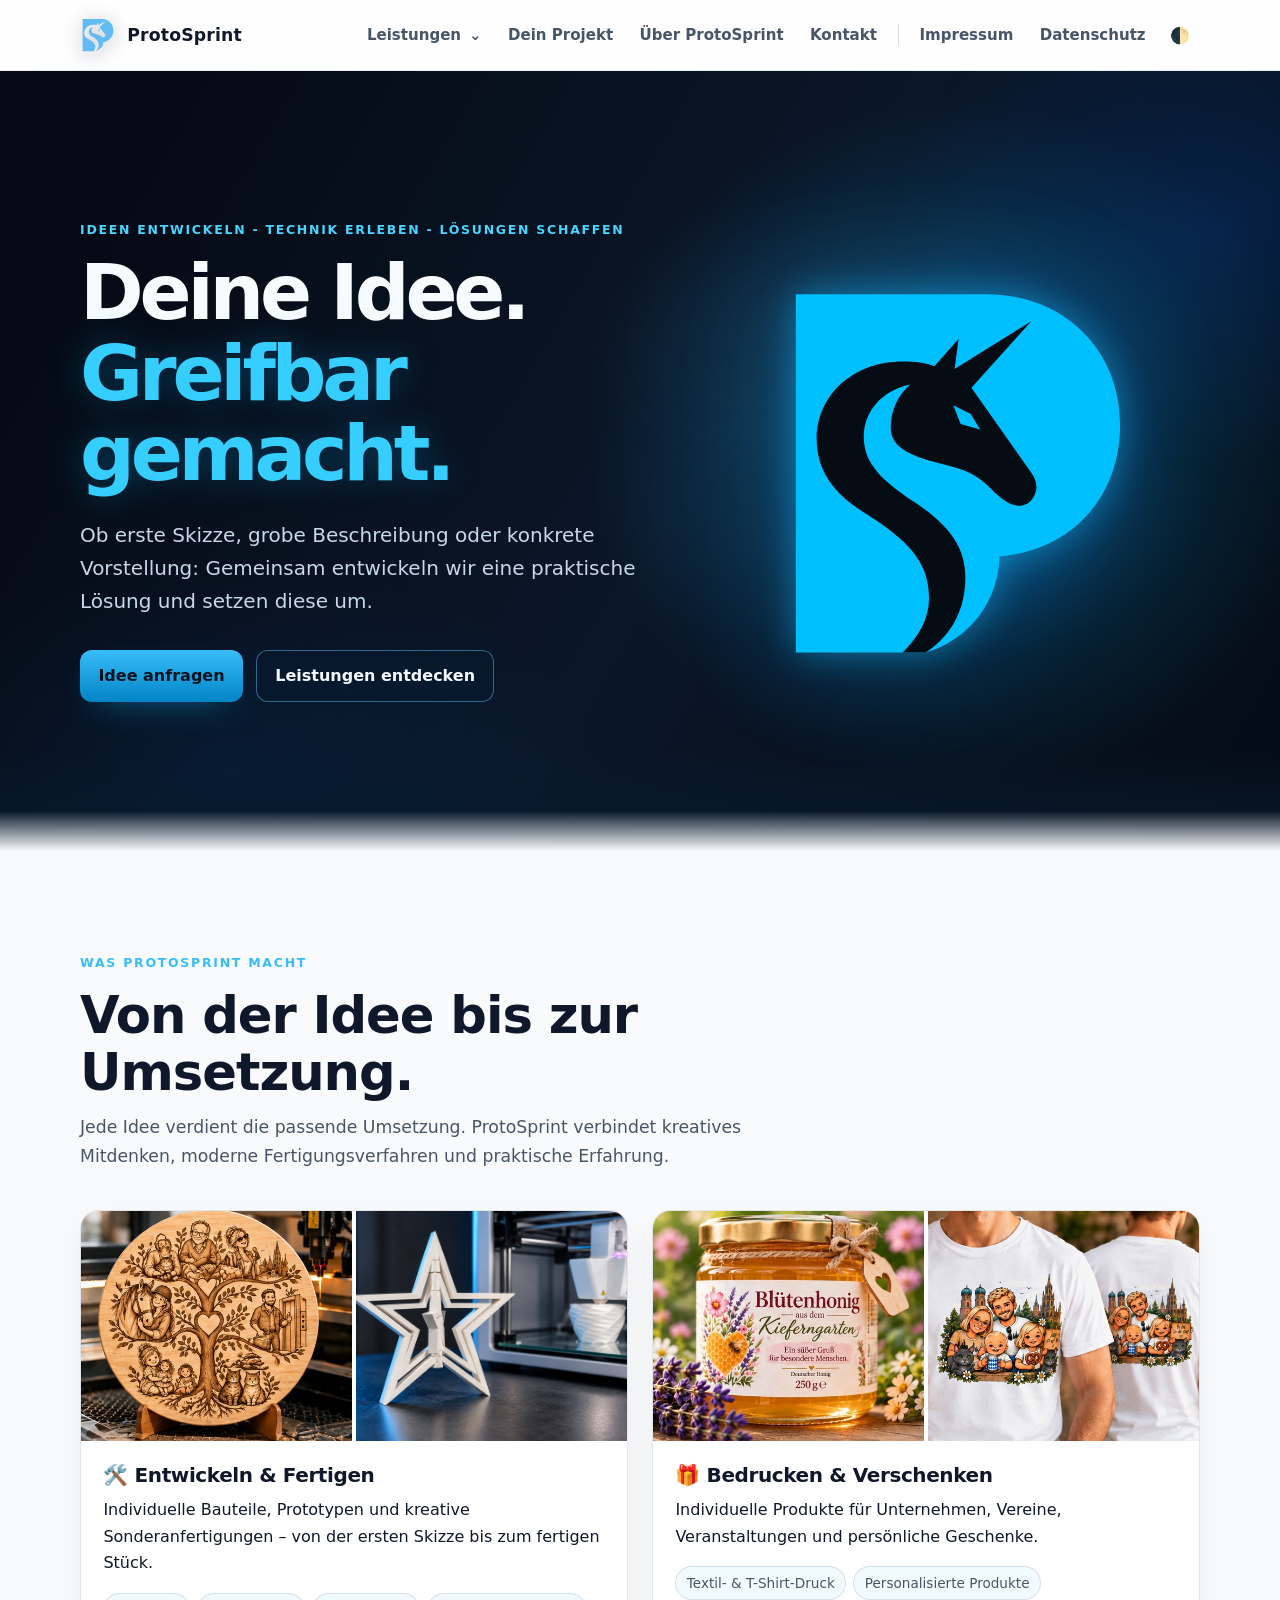
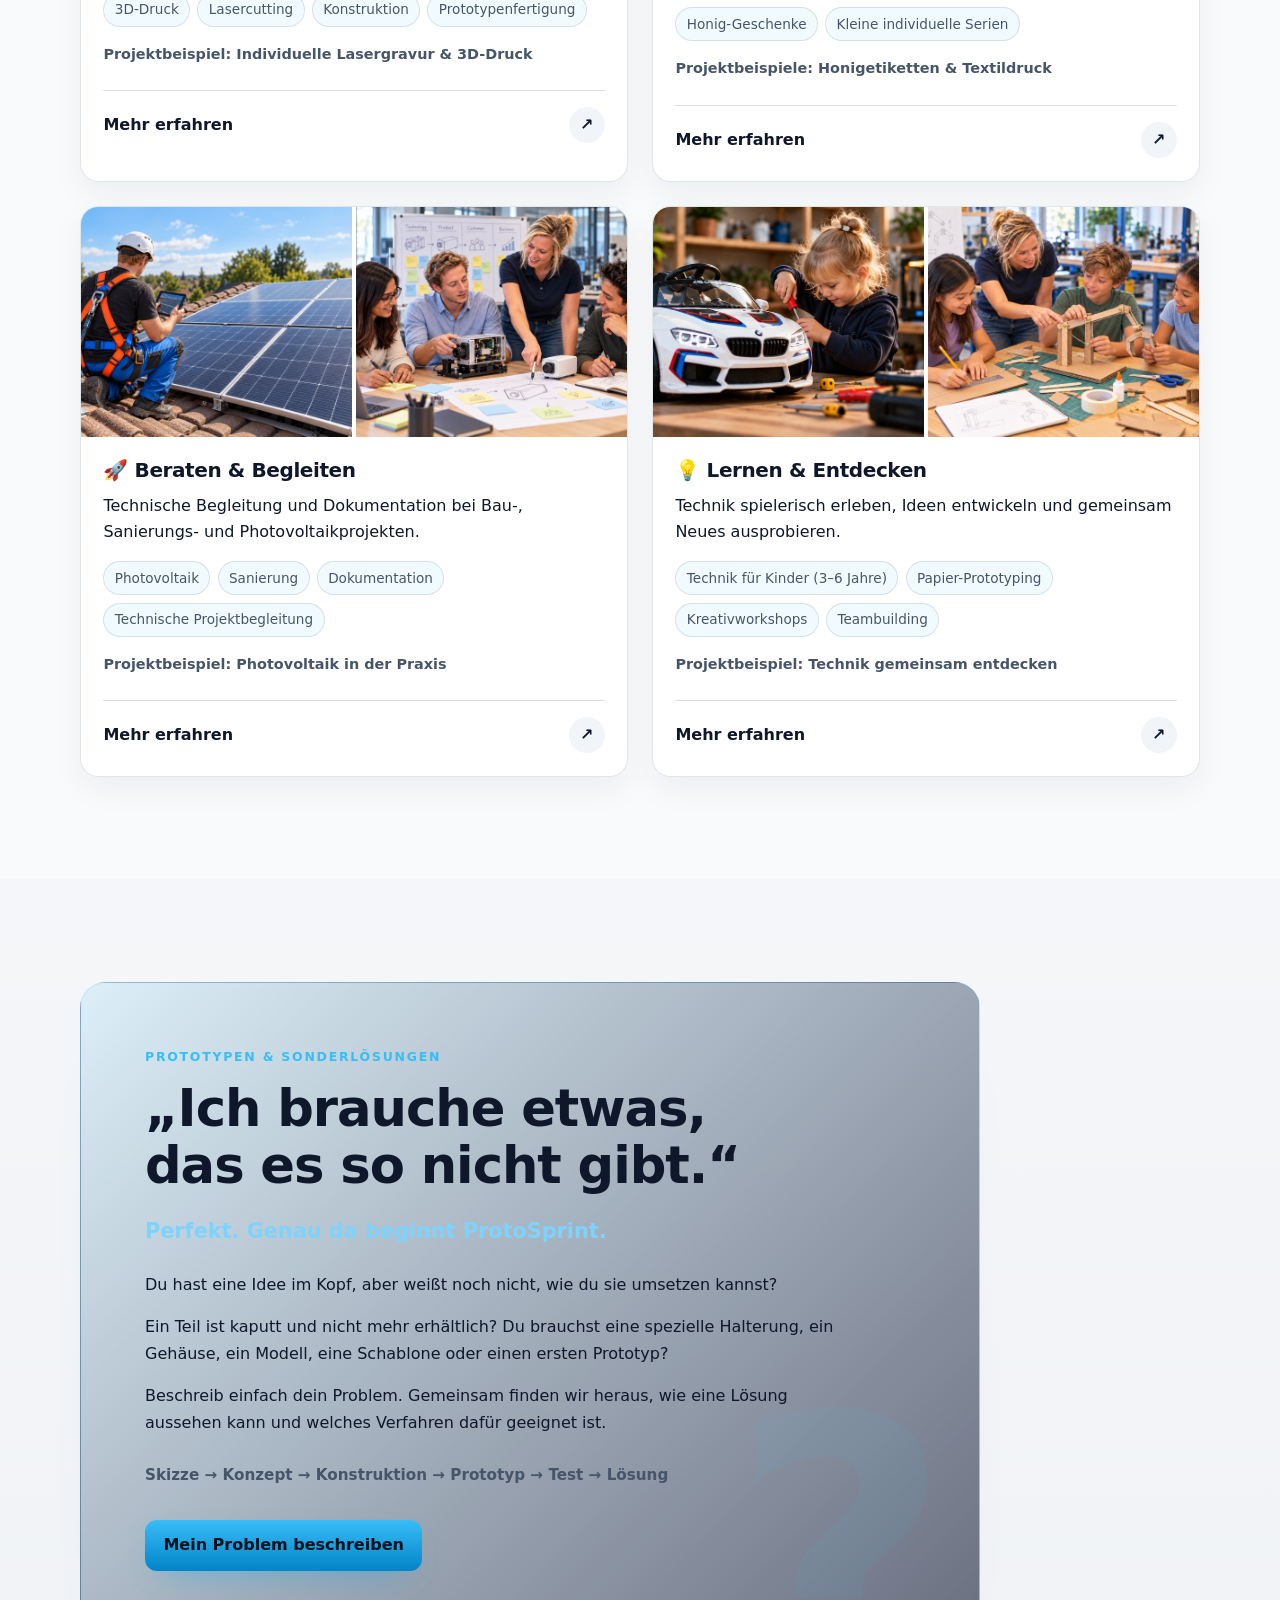
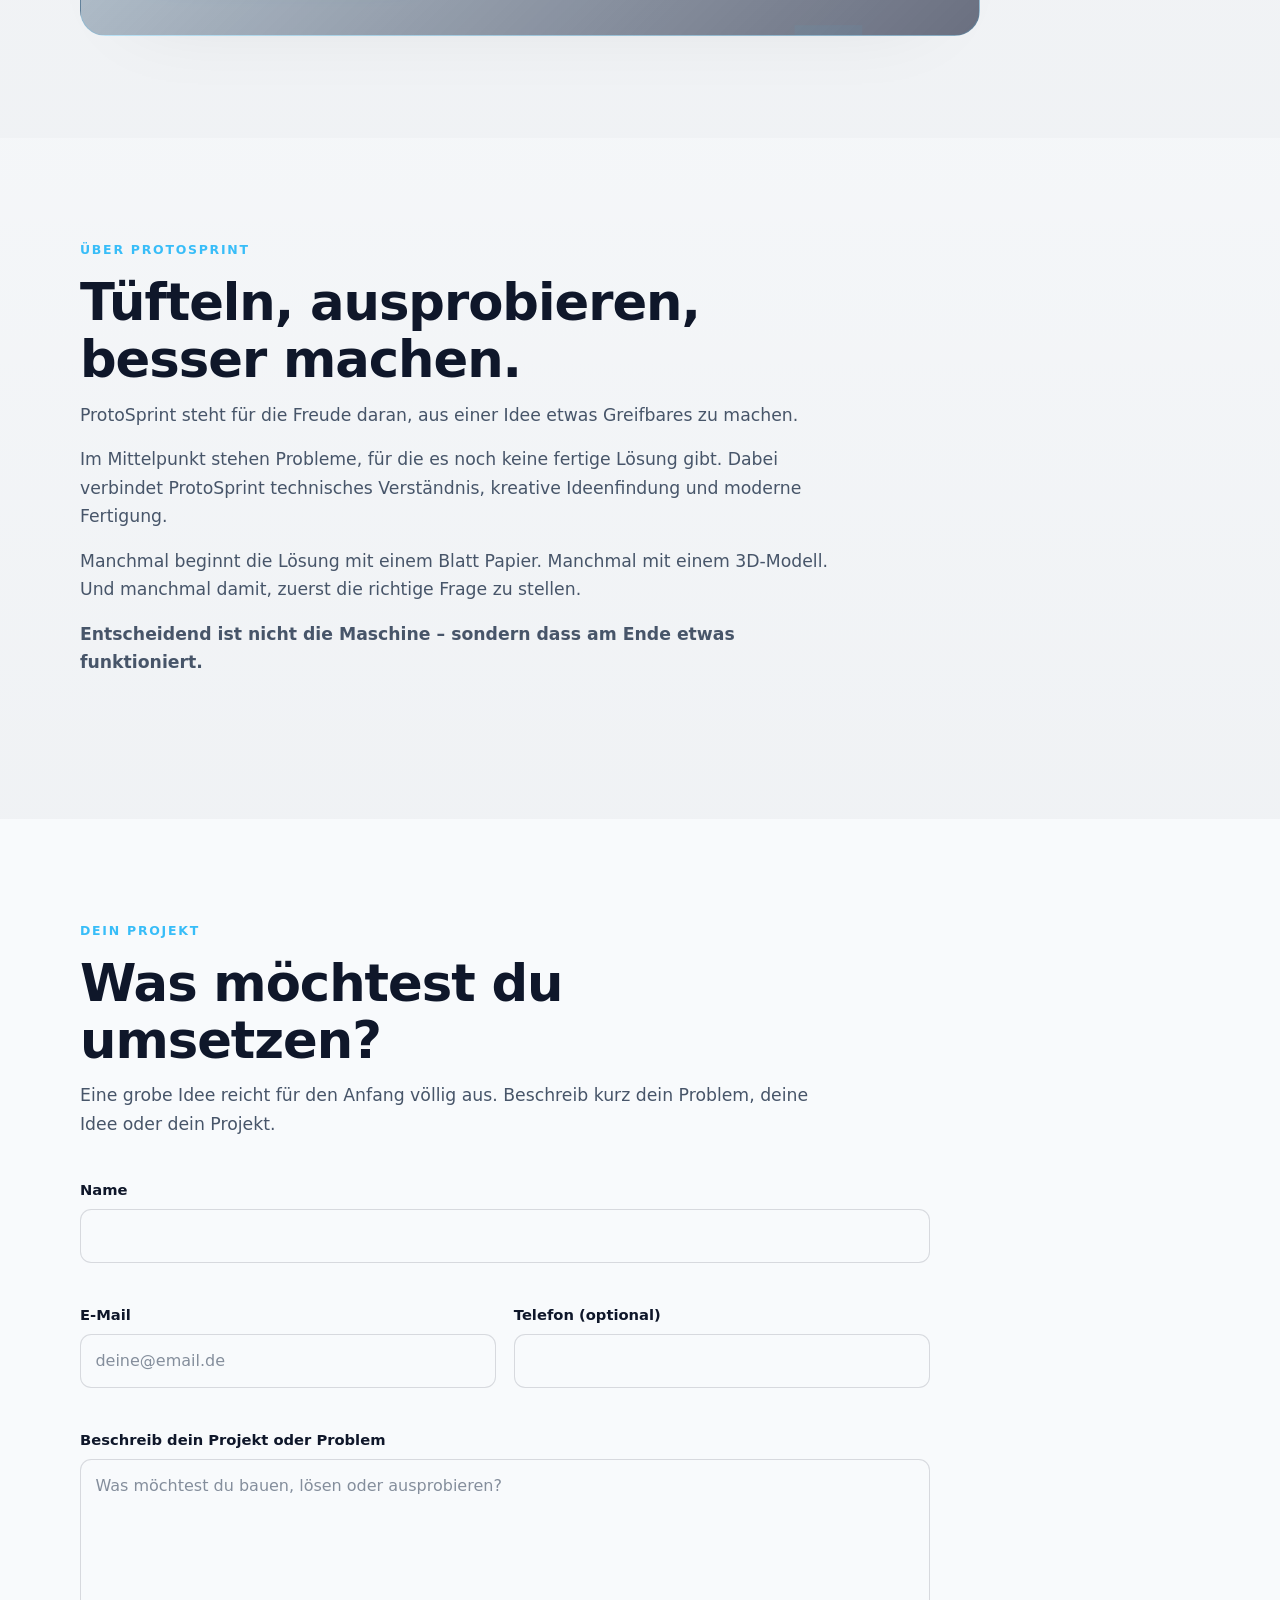
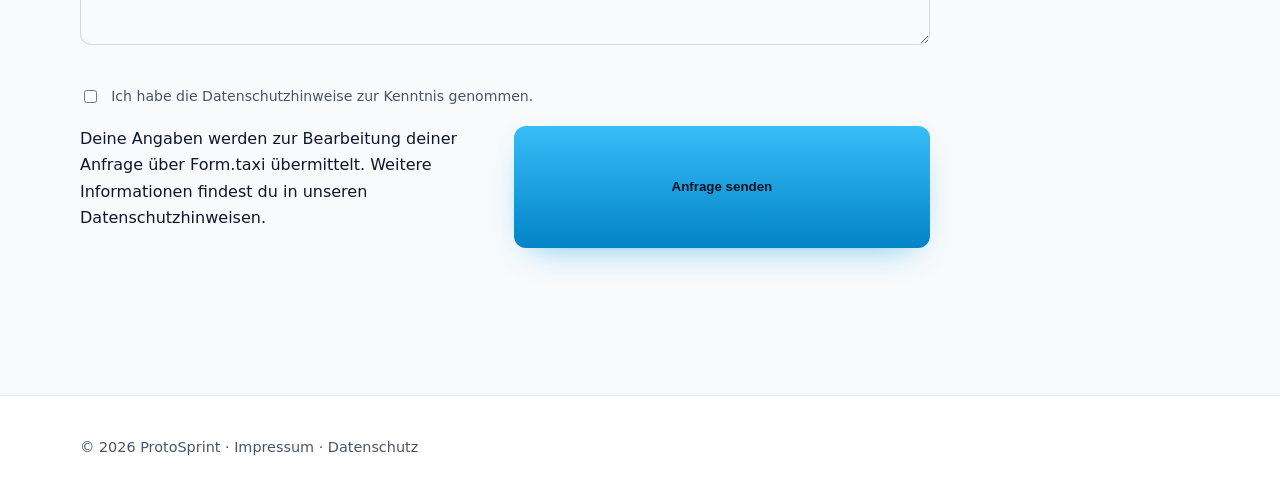
<file: index.html>
<!doctype html>
<html lang="de">
<head>
  <meta charset="utf-8">
  <meta name="viewport" content="width=device-width, initial-scale=1">

  <title>ProtoSprint – Ideen entwickeln. Lösungen bauen.</title>
  <meta name="description" content="ProtoSprint entwickelt und fertigt individuelle Lösungen: Prototypen, 3D-Druck, Lasercutting, Textildruck, Workshops, Technik für Kinder und technische Projektbegleitung.">

  <meta name="theme-color" content="#6366f1">

  <meta property="og:title" content="ProtoSprint – Ideen entwickeln. Lösungen bauen.">
  <meta property="og:description" content="Von der ersten Idee bis zur greifbaren Lösung: Prototypen, 3D-Druck, Lasercutting, Textildruck, Workshops und technische Projektbegleitung.">
  <meta property="og:type" content="website">

  <link rel="icon" href="assets/logo.svg" type="image/svg+xml">
  <link rel="stylesheet" href="assets/styles.css">
</head>

<body>

  <a class="skip-link" href="#main">Zum Inhalt springen</a>

  <!-- HEADER -->
  <header class="site-header" data-elevated="false">
    <div class="container header-inner">

      <a class="brand" href="index.html" aria-label="ProtoSprint Startseite">
        <img
          src="assets/logo.svg"
          alt="ProtoSprint Logo"
          width="36"
          height="36"
          decoding="async"
        >
        <span>ProtoSprint</span>
      </a>

      <button
        class="nav-toggle"
        aria-expanded="false"
        aria-controls="nav"
        aria-label="Menü umschalten"
      >
        <span class="bars" aria-hidden="true"></span>
      </button>

      <nav id="nav" class="nav" aria-label="Hauptnavigation">
        <ul>
          <li>
            <details class="services-dropdown">
              <summary>Leistungen <span aria-hidden="true">⌄</span></summary>
              <ul class="services-submenu">
                  <li><a href="index.html#leistungen">Alle Leistungen</a></li>
                  <li><a href="entwickeln-fertigen.html">🛠️ Entwickeln &amp; Fertigen</a></li>
                  <li><a href="bedrucken-verschenken.html">🎁 Bedrucken &amp; Verschenken</a></li>
                  <li><a href="bauen-begleiten.html">🚀 Beraten &amp; Begleiten</a></li>
                  <li><a href="lernen-entdecken.html">💡 Lernen &amp; Entdecken</a></li>
              </ul>
            </details>
          </li>
          <li><a href="#problem">Dein Projekt</a></li>
          <!--<li><a href="#workshops">Workshops</a></li>-->
          <li><a href="#ueber">Über ProtoSprint</a></li>
          <li><a href="#kontakt">Kontakt</a></li>

          <li class="divider" aria-hidden="true"></li>

          <li><a href="impressum.html">Impressum</a></li>
          <li><a href="datenschutz.html">Datenschutz</a></li>

          <li>
            <button
              class="mode-toggle"
              id="mode-toggle"
              aria-pressed="false"
              title="Hell/Dunkel umschalten"
            >
              🌓
            </button>
          </li>
        </ul>
      </nav>

    </div>
  </header>


  <main id="main">


    <!-- HERO: Ersetzt nur den bisherigen <section class="hero">...</section> -->
<section class="hero hero-cinematic" aria-labelledby="hero-title">
  <div class="hero-atmosphere" aria-hidden="true"></div>
  <div class="container hero-cinematic-inner">
    <div class="hero-copy">
      <p class="eyebrow">IDEEN ENTWICKELN - TECHNIK ERLEBEN - LÖSUNGEN SCHAFFEN</p>
      <h1 id="hero-title">Deine Idee.<br><span class="accent">Greifbar gemacht.</span></h1>
      <p class="lead">Ob erste Skizze, grobe Beschreibung oder konkrete Vorstellung:
          Gemeinsam entwickeln wir eine praktische Lösung und setzen diese um.</p>
      <div class="actions">
        <a class="btn primary" href="#kontakt">Idee anfragen</a>
        <a class="btn ghost" href="#leistungen">Leistungen entdecken</a>
      </div>
    </div>
    <div class="hero-emblem" aria-hidden="true">
      <div class="hero-emblem-halo"></div>
      <img src="assets/protosprint.svg" alt="" width="440" height="440" decoding="async" fetchpriority="high">
    </div>
  </div>
  <div class="hero-bottom-glow" aria-hidden="true"></div>
</section>




    <!-- LEISTUNGEN MIT PROJEKTBEISPIELEN -->
    <section id="leistungen" class="section">
      <div class="container">
        <div class="section-intro">
          <p class="eyebrow">WAS PROTOSPRINT MACHT</p>
          <h2>Von der Idee bis zur Umsetzung.</h2>
          <p>Jede Idee verdient die passende Umsetzung. ProtoSprint verbindet kreatives Mitdenken, moderne Fertigungsverfahren und praktische Erfahrung.</p>
        </div>

        <div class="service-project-grid">
          <a class="service-project-card service-project-link" href="entwickeln-fertigen.html" aria-labelledby="entwickeln-fertigen-title">
     <!--       <img class="service-project-image" src="assets/projekt-lasercutting.jpg" alt="Beispiel einer individuell lasergravierten Holzscheibe" loading="lazy" decoding="async"> -->
           
<div class="service-project-duo">
  <img
    src="assets/projekt-lasercutting.jpg"
    alt="Individuell lasergravierte Holzscheibe"
    loading="lazy"
    decoding="async"
  >
  <img
    src="assets/3D-Stern.png"
    alt="Beispiel eines individuell gefertigten 3D-Drucks"
    loading="lazy"
    decoding="async"
  >
</div>

            <div class="service-project-content">
              <h3 id="entwickeln-fertigen-title">🛠️ Entwickeln &amp; Fertigen</h3>
              <p>Individuelle Bauteile, Prototypen und kreative Sonderanfertigungen – von der ersten Skizze bis zum fertigen Stück.</p>
              <ul class="service-list">
                <li>3D-Druck</li><li>Lasercutting</li><li>Konstruktion</li><li>Prototypenfertigung</li>
              </ul>
              <p class="project-example">Projektbeispiel: Individuelle Lasergravur &amp; 3D-Druck</p>
              <span class="service-project-cta">Mehr erfahren <span aria-hidden="true">↗</span></span>
            </div>
          </a>

          <a class="service-project-card service-project-link" href="bedrucken-verschenken.html" aria-labelledby="bedrucken-verschenken-title">
            <div class="service-project-duo">
              <img src="assets/projekt-honig.jpg" alt="Beispiel eines personalisierten Honigglases" loading="lazy" decoding="async">
              <img src="assets/projekt-textildruck.jpg" alt="Beispiel individuell bedruckter T-Shirts" loading="lazy" decoding="async">
            </div>
            <div class="service-project-content">
              <h3 id="bedrucken-verschenken-title">🎁 Bedrucken &amp; Verschenken</h3>
              <p>Individuelle Produkte für Unternehmen, Vereine, Veranstaltungen und persönliche Geschenke.</p>
              <ul class="service-list">
                <li>Textil- &amp; T-Shirt-Druck</li><li>Personalisierte Produkte</li><li>Honig-Geschenke</li><li>Kleine individuelle Serien</li>
              </ul>
              <p class="project-example">Projektbeispiele: Honigetiketten &amp; Textildruck</p>
              <span class="service-project-cta">Mehr erfahren <span aria-hidden="true">↗</span></span>
            </div>
          </a>

          <a class="service-project-card service-project-link" href="bauen-begleiten.html" aria-labelledby="bauen-begleiten-title">
            <div class="service-project-duo">
              <img src="assets/projekt-photovoltaik.png" alt="Photovoltaikmodule auf einem Hausdach" loading="lazy" decoding="async">
              <img src="assets/Beraten.png" alt="Gemeinsame technische Beratung und Projektplanung an einem Werkstatttisch" loading="lazy" decoding="async">
            </div>
            <div class="service-project-content">
              <h3 id="bauen-begleiten-title">🚀 Beraten &amp; Begleiten</h3>
              <p>Technische Begleitung und Dokumentation bei Bau-, Sanierungs- und Photovoltaikprojekten.</p>
              <ul class="service-list">
                <li>Photovoltaik</li><li>Sanierung</li><li>Dokumentation</li><li>Technische Projektbegleitung</li>
              </ul>
              <p class="project-example">Projektbeispiel: Photovoltaik in der Praxis</p>
              <span class="service-project-cta">Mehr erfahren <span aria-hidden="true">↗</span></span>
            </div>
          </a>

          <a class="service-project-card service-project-link" href="lernen-entdecken.html" aria-labelledby="lernen-entdecken-title">
            <div class="service-project-duo">
              <img src="assets/projekt-technik-entdecken.jpg" alt="Illustratives Beispiel: spielerisches Entdecken von Technik an einem Spielzeugauto" loading="lazy" decoding="async">
              <img src="assets/Kinder.jpg" alt="Kinder bauen gemeinsam mit einer Betreuerin einen Greifarm aus Pappe" loading="lazy" decoding="async">
            </div>
            <div class="service-project-content">
              <h3 id="lernen-entdecken-title">💡 Lernen &amp; Entdecken</h3>
              <p>Technik spielerisch erleben, Ideen entwickeln und gemeinsam Neues ausprobieren.</p>
              <ul class="service-list">
                <li>Technik für Kinder (3–6 Jahre)</li><li>Papier-Prototyping</li><li>Kreativworkshops</li><li>Teambuilding</li>
              </ul>
              <p class="project-example">Projektbeispiel: Technik gemeinsam entdecken</p>
              <span class="service-project-cta">Mehr erfahren <span aria-hidden="true">↗</span></span>
            </div>
          </a>
        </div>
      </div>
    </section>

    <!-- PROBLEM / KERNANGEBOT -->
    <section id="problem" class="section alt problem-section">
      <div class="container">

        <div class="problem-box">

          <p class="eyebrow">PROTOTYPEN & SONDERLÖSUNGEN</p>

          <h2>
            „Ich brauche etwas,<br>
            das es so nicht gibt.“
          </h2>

          <p class="problem-lead">
            Perfekt. Genau da beginnt ProtoSprint.
          </p>

          <p>
            Du hast eine Idee im Kopf, aber weißt noch nicht,
            wie du sie umsetzen kannst?
          </p>

          <p>
            Ein Teil ist kaputt und nicht mehr erhältlich?
            Du brauchst eine spezielle Halterung, ein Gehäuse,
            ein Modell, eine Schablone oder einen ersten Prototyp?
          </p>

          <p>
            Beschreib einfach dein Problem. Gemeinsam finden wir heraus,
            wie eine Lösung aussehen kann und welches Verfahren dafür
            geeignet ist.
          </p>

          <p class="problem-methods">
            Skizze → Konzept → Konstruktion → Prototyp → Test → Lösung
          </p>

          <div class="actions">
            <a class="btn primary" href="#kontakt">
              Mein Problem beschreiben
            </a>
          </div>

        </div>

      </div>
    </section>


    <!-- FERTIGUNG --
    <section id="fertigung" class="section">
      <div class="container">

        <div class="section-intro">
          <p class="eyebrow">MACHEN STATT NUR REDEN</p>
          <h2>Werkzeuge für deine Idee.</h2>

          <p>
            Je nach Aufgabe kommen unterschiedliche Verfahren zum Einsatz.
            Entscheidend ist nicht die Maschine – sondern dass am Ende
            eine Lösung entsteht, die funktioniert.
          </p>
        </div>


        <div class="cards">

          <article class="card">
            <div class="icon">🧩</div>
            <h3>3D-Druck</h3>
            <p>
              Prototypen, Ersatzteile, Halterungen, Gehäuse,
              Modelle und individuelle Bauteile.
            </p>
          </article>


          <article class="card">
            <div class="icon">✨</div>
            <h3>Lasercutting</h3>
            <p>
              Schneiden, gravieren und personalisieren – für Modelle,
              Schilder, Schablonen, Geschenke und Prototypen.
            </p>
          </article>


          <article class="card">
            <div class="icon">👕</div>
            <h3>Textildruck</h3>
            <p>
              Individuelle T-Shirts und Textilien für Teams,
              Vereine, Veranstaltungen, Firmen oder private Projekte.
            </p>
          </article>

        </div>

      </div>
    </section>


    <!-- WORKSHOPS --
    <section id="workshops" class="section alt">
      <div class="container">

        <div class="section-intro">
          <p class="eyebrow">TECHNIK & KREATIVITÄT ERLEBEN</p>
          <h2>Ausprobieren. Verstehen. Gemeinsam entwickeln.</h2>
        </div>


        <div class="cards workshop-grid">

          <article class="card">
            <div class="icon">🧒</div>

            <h3>Technik erleben für Kinder</h3>

            <p>
              Spielerisches Entdecken für Kinder von 3 bis 6 Jahren:
              ausprobieren, bauen, beobachten und verstehen.
            </p>

            <p>
              Technik wird nicht erklärt, sondern gemeinsam erlebt.
            </p>
          </article>


          <article class="card">
            <div class="icon">✂️</div>

            <h3>Papier-Prototyping</h3>

            <p>
              Mit Papier, Stift und einfachen Materialien werden
              Ideen innerhalb kürzester Zeit sichtbar und diskutierbar.
            </p>

            <p>
              Ideal für kreative Ideenfindung, Workshops und Teams.
            </p>
          </article>


          <article class="card">
            <div class="icon">🤝</div>

            <h3>Teambuilding</h3>

            <p>
              Gemeinsam Probleme lösen, Ideen entwickeln und
              daraus einen ersten Prototyp bauen.
            </p>

            <p>
              Praktisch, kreativ und mit einem greifbaren Ergebnis.
            </p>
          </article>

        </div>

      </div>
    </section>


    <!-- HONIG --
    <section id="geschenke" class="section">
      <div class="container">

        <div class="gift-box">

          <div class="gift-content">

            <p class="eyebrow">ETWAS BESONDERES</p>

            <h2>Honig trifft Hightech.</h2>

            <p>
              Ein persönliches Geschenk darf auch ungewöhnlich sein.
              ProtoSprint verbindet Honig mit individueller Gestaltung
              und moderner Fertigung.
            </p>

            <p>
              Zum Beispiel als Geschenk für Kunden, Mitarbeitende,
              Veranstaltungen oder besondere Anlässe.
            </p>

            <div class="tags">
              <span>Honig</span>
              <span>Gravur</span>
              <span>Personalisierung</span>
              <span>Geschenkideen</span>
            </div>

          </div>

        </div>

      </div>
    </section>


    <!-- ÜBER -->
    <section id="ueber" class="section alt">
      <div class="container">

        <div class="section-intro">

          <p class="eyebrow">ÜBER PROTOSPRINT</p>

          <h2>Tüfteln, ausprobieren, besser machen.</h2>

          <p>
            ProtoSprint steht für die Freude daran, aus einer Idee
            etwas Greifbares zu machen.
          </p>

          <p>
            Im Mittelpunkt stehen Probleme, für die es noch keine
            fertige Lösung gibt. Dabei verbindet ProtoSprint
            technisches Verständnis, kreative Ideenfindung und
            moderne Fertigung.
          </p>

          <p>
            Manchmal beginnt die Lösung mit einem Blatt Papier.
            Manchmal mit einem 3D-Modell. Und manchmal damit,
            zuerst die richtige Frage zu stellen.
          </p>

          <p>
            <strong>
              Entscheidend ist nicht die Maschine –
              sondern dass am Ende etwas funktioniert.
            </strong>
          </p>

        </div>

      </div>
    </section>


    <!-- KONTAKT -->
    <section id="kontakt" class="section">
      <div class="container">

        <div class="section-intro">
          <p class="eyebrow">DEIN PROJEKT</p>

          <h2>Was möchtest du umsetzen?</h2>

          <p>
            Eine grobe Idee reicht für den Anfang völlig aus.
            Beschreib kurz dein Problem, deine Idee oder dein Projekt.
          </p>
        </div>


<form
  id="contact-form"
  class="contact"
  action="https://form.taxi/s/bbzhfi6k"
  method="POST"
  accept-charset="UTF-8"
  novalidate
>
  
          <div class="field">
            <label for="name">Name</label>

            <input
              id="name"
              name="name"
              type="text"
              autocomplete="name"
              required
            >

            <small class="error" aria-live="polite"></small>
          </div>


          <div class="field half">
            <label for="email">E-Mail</label>

            <input
              id="email"
              name="email"
              type="email"
              autocomplete="email"
              required
              placeholder="deine@email.de"
            >

            <small class="error" aria-live="polite"></small>
          </div>


          <div class="field half">
            <label for="tel">Telefon (optional)</label>

            <input
              id="tel"
              name="tel"
              type="tel"
              autocomplete="tel"
            >
          </div>


          <div class="field">
            <label for="msg">
              Beschreib dein Projekt oder Problem
            </label>

            <textarea
              id="msg"
              name="msg"
              rows="6"
              required
              placeholder="Was möchtest du bauen, lösen oder ausprobieren?"
            ></textarea>

            <small class="error" aria-live="polite"></small>
          </div>


          <div class="field chk">

            <input
              id="consent"
              name="consent"
              type="checkbox"
              required
            >

            <label for="consent">
  Ich habe die
  <a href="datenschutz.html" target="_blank"
     rel="noopener noreferrer">
    Datenschutzhinweise
  </a>
  zur Kenntnis genommen.
</label>
          </div>

<p class="form-hint">
  Deine Angaben werden zur Bearbeitung deiner Anfrage
  über Form.taxi übermittelt.
  Weitere Informationen findest du in unseren
  <a href="datenschutz.html">Datenschutzhinweisen</a>.
</p>
  
          <button class="btn primary" type="submit">
            Anfrage senden
          </button>

          <p
            class="form-status"
            role="status"
            aria-live="polite"
          ></p>

        </form>

      </div>
    </section>

  </main>


  <!-- FOOTER -->
  <footer class="site-footer">

    <div class="container">

      <p>
        © <span id="year"></span> ProtoSprint ·
        <a href="impressum.html">Impressum</a> ·
        <a href="datenschutz.html">Datenschutz</a>
      </p>

    </div>

  </footer>


  <script src="assets/script.js" defer></script>

</body>
</html>
</file>
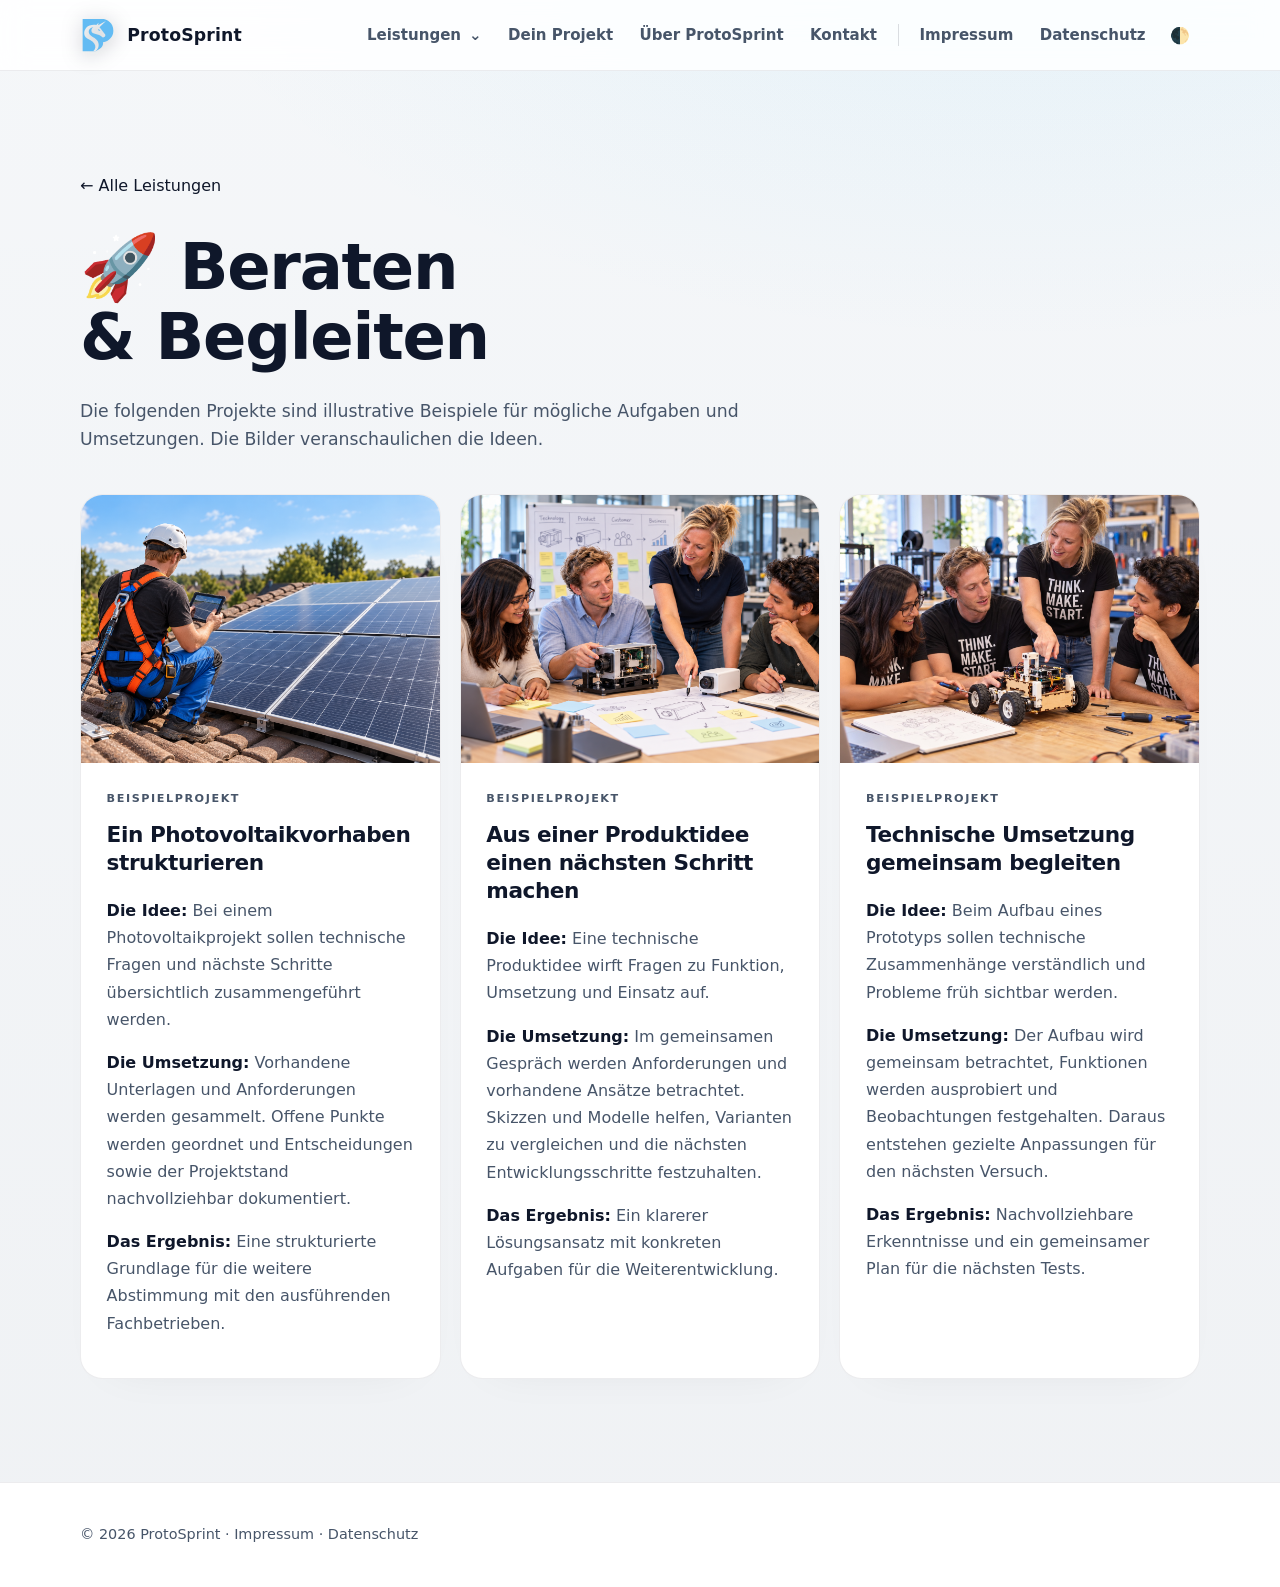
<file: bauen-begleiten.html>
<!doctype html>
<html lang="de">
<head>
  <meta charset="utf-8">
  <meta name="viewport" content="width=device-width, initial-scale=1">
  <title>Beraten &amp; Begleiten – ProtoSprint</title>
  <meta name="description" content="Bei Bau-, Sanierungs- und Photovoltaikprojekten hilft ein strukturierter Blick auf die technischen Fragen. ProtoSprint unterstützt mit technischer Projektbegleitung und Dokumentation.">
  <link rel="icon" href="assets/logo.svg" type="image/svg+xml">
  <link rel="stylesheet" href="assets/styles.css">
</head>
<body>
  <a class="skip-link" href="#main">Zum Inhalt springen</a>
  <!-- HEADER -->
  <header class="site-header" data-elevated="false">
    <div class="container header-inner">

      <a class="brand" href="index.html" aria-label="ProtoSprint Startseite">
        <img
          src="assets/logo.svg"
          alt="ProtoSprint Logo"
          width="36"
          height="36"
          decoding="async"
        >
        <span>ProtoSprint</span>
      </a>

      <button
        class="nav-toggle"
        aria-expanded="false"
        aria-controls="nav"
        aria-label="Menü umschalten"
      >
        <span class="bars" aria-hidden="true"></span>
      </button>

      <nav id="nav" class="nav" aria-label="Hauptnavigation">
        <ul>
          <li>
            <details class="services-dropdown">
              <summary>Leistungen <span aria-hidden="true">⌄</span></summary>
              <ul class="services-submenu">
                  <li><a href="index.html#leistungen">Alle Leistungen</a></li>
                  <li><a href="entwickeln-fertigen.html">🛠️ Entwickeln &amp; Fertigen</a></li>
                  <li><a href="bedrucken-verschenken.html">🎁 Bedrucken &amp; Verschenken</a></li>
                  <li><a href="bauen-begleiten.html">🚀 Beraten &amp; Begleiten</a></li>
                  <li><a href="lernen-entdecken.html">💡 Lernen &amp; Entdecken</a></li>
              </ul>
            </details>
          </li>
          <li><a href="index.html#problem">Dein Projekt</a></li>
          <!--<li><a href="index.html#workshops">Workshops</a></li>-->
          <li><a href="index.html#ueber">Über ProtoSprint</a></li>
          <li><a href="index.html#kontakt">Kontakt</a></li>

          <li class="divider" aria-hidden="true"></li>

          <li><a href="impressum.html">Impressum</a></li>
          <li><a href="datenschutz.html">Datenschutz</a></li>

          <li>
            <button
              class="mode-toggle"
              id="mode-toggle"
              aria-pressed="false"
              title="Hell/Dunkel umschalten"
            >
              🌓
            </button>
          </li>
        </ul>
      </nav>

    </div>
  </header>



  <main id="main">
    <!-- Beispielprojekte: Texte und Bilder können hier je Kachel ausgetauscht werden. -->
    <section class="section alt" aria-labelledby="project-examples-title">
      <div class="container">
        <a class="service-back" href="index.html#leistungen">← Alle Leistungen</a>
        <div class="section-intro">
          <h1 id="project-examples-title">🚀 Beraten &amp; Begleiten</h1>
          <p>Die folgenden Projekte sind illustrative Beispiele für mögliche Aufgaben und Umsetzungen. Die Bilder veranschaulichen die Ideen.</p>
        </div>
        <div class="cards service-detail-cards">
        <article class="card project-story">
          <figure><img src="assets/projekt-photovoltaik.png" alt="Photovoltaikanlage auf einem Hausdach" loading="lazy" decoding="async"></figure>
          <div class="project-story-copy">
            <p class="eyebrow">Beispielprojekt</p>
            <h2>Ein Photovoltaikvorhaben strukturieren</h2>
            <p><strong>Die Idee:</strong> Bei einem Photovoltaikprojekt sollen technische Fragen und nächste Schritte übersichtlich zusammengeführt werden.</p>
            <p><strong>Die Umsetzung:</strong> Vorhandene Unterlagen und Anforderungen werden gesammelt. Offene Punkte werden geordnet und Entscheidungen sowie der Projektstand nachvollziehbar dokumentiert.</p>
            <p><strong>Das Ergebnis:</strong> Eine strukturierte Grundlage für die weitere Abstimmung mit den ausführenden Fachbetrieben.</p>
          </div>
        </article>
        <article class="card project-story">
          <figure><img src="assets/Beraten.png" alt="Gemeinsame technische Beratung und Projektplanung" loading="lazy" decoding="async"></figure>
          <div class="project-story-copy">
            <p class="eyebrow">Beispielprojekt</p>
            <h2>Aus einer Produktidee einen nächsten Schritt machen</h2>
            <p><strong>Die Idee:</strong> Eine technische Produktidee wirft Fragen zu Funktion, Umsetzung und Einsatz auf.</p>
            <p><strong>Die Umsetzung:</strong> Im gemeinsamen Gespräch werden Anforderungen und vorhandene Ansätze betrachtet. Skizzen und Modelle helfen, Varianten zu vergleichen und die nächsten Entwicklungsschritte festzuhalten.</p>
            <p><strong>Das Ergebnis:</strong> Ein klarerer Lösungsansatz mit konkreten Aufgaben für die Weiterentwicklung.</p>
          </div>
        </article>
        <article class="card project-story">
          <figure><img src="assets/Hands-on-Coaching.jpg" alt="Gemeinsame technische Arbeit an einem Prototyp" loading="lazy" decoding="async"></figure>
          <div class="project-story-copy">
            <p class="eyebrow">Beispielprojekt</p>
            <h2>Technische Umsetzung gemeinsam begleiten</h2>
            <p><strong>Die Idee:</strong> Beim Aufbau eines Prototyps sollen technische Zusammenhänge verständlich und Probleme früh sichtbar werden.</p>
            <p><strong>Die Umsetzung:</strong> Der Aufbau wird gemeinsam betrachtet, Funktionen werden ausprobiert und Beobachtungen festgehalten. Daraus entstehen gezielte Anpassungen für den nächsten Versuch.</p>
            <p><strong>Das Ergebnis:</strong> Nachvollziehbare Erkenntnisse und ein gemeinsamer Plan für die nächsten Tests.</p>
          </div>
        </article>
        </div>
      </div>
    </section>
  </main>
  <!-- FOOTER -->
  <footer class="site-footer">

    <div class="container">

      <p>
        © <span id="year"></span> ProtoSprint ·
        <a href="impressum.html">Impressum</a> ·
        <a href="datenschutz.html">Datenschutz</a>
      </p>

    </div>

  </footer>


  <script src="assets/script.js" defer></script>

</body>
</html>
</file>
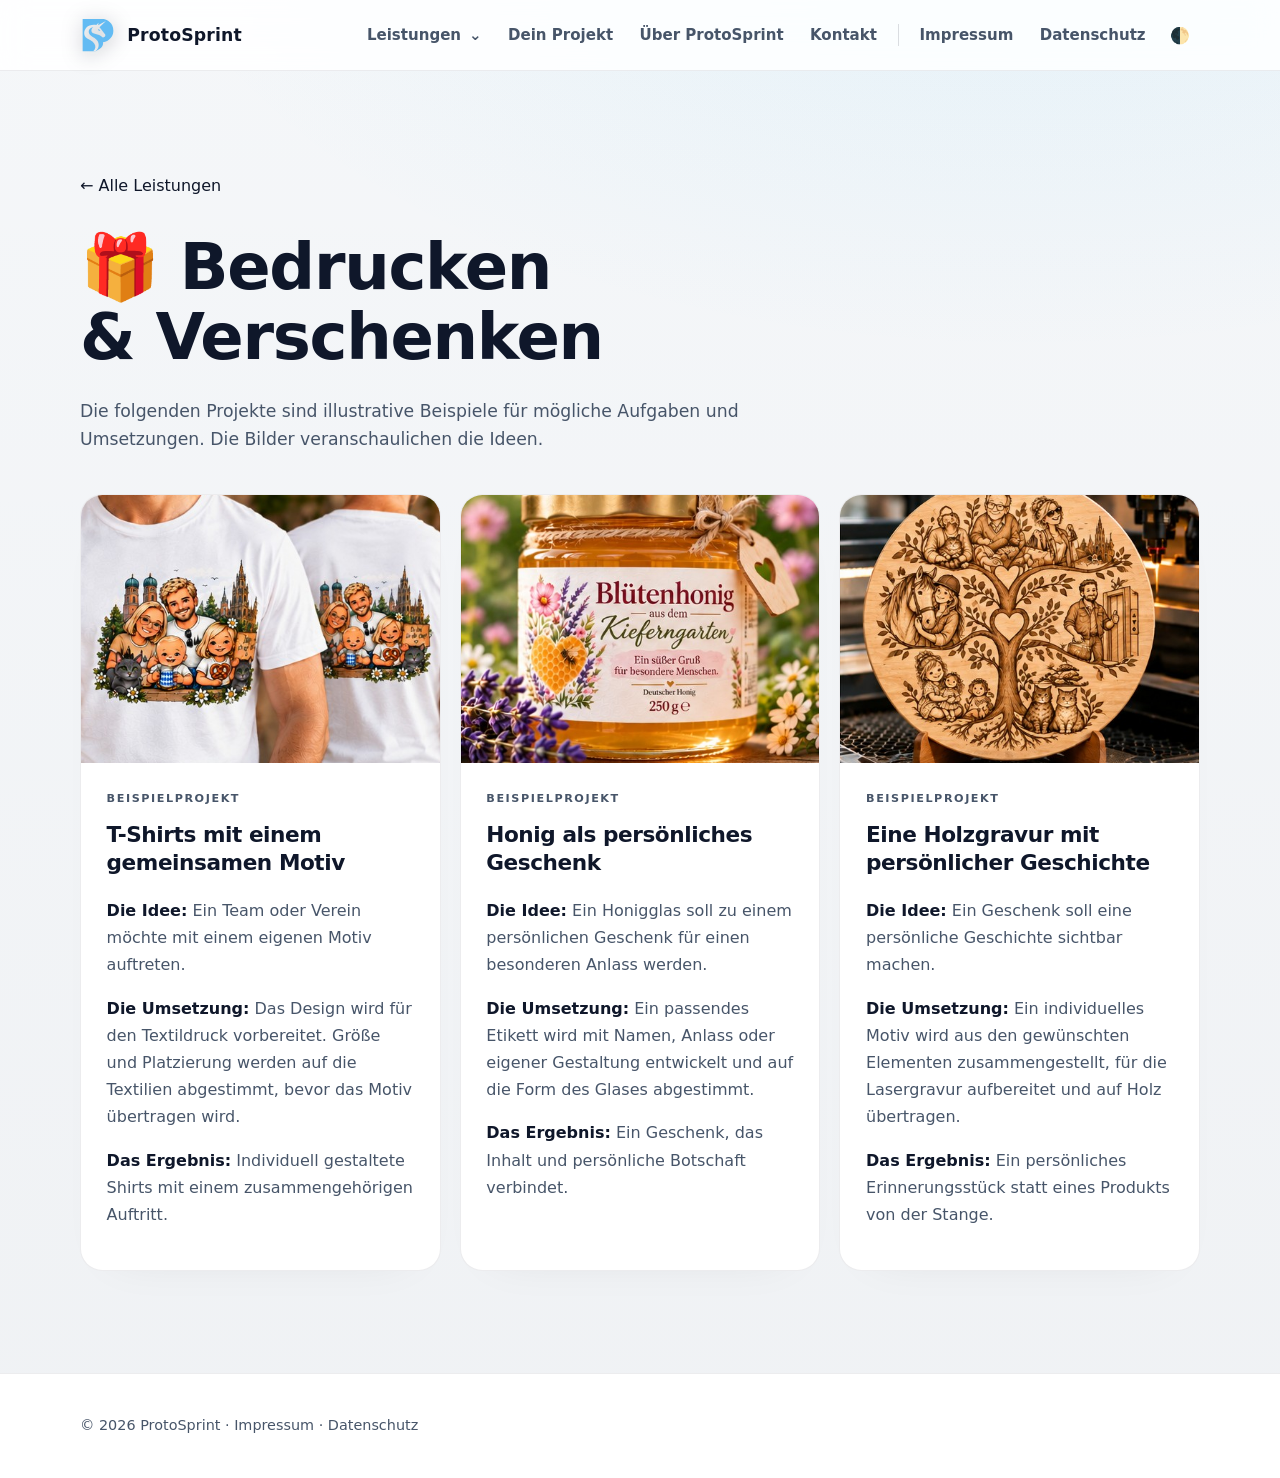
<file: bedrucken-verschenken.html>
<!doctype html>
<html lang="de">
<head>
  <meta charset="utf-8">
  <meta name="viewport" content="width=device-width, initial-scale=1">
  <title>Bedrucken &amp; Verschenken – ProtoSprint</title>
  <meta name="description" content="Ob für deinen Verein, dein Unternehmen oder einen persönlichen Anlass: Individuelle Gestaltung macht aus einem Produkt etwas Besonderes.">
  <link rel="icon" href="assets/logo.svg" type="image/svg+xml">
  <link rel="stylesheet" href="assets/styles.css">
</head>
<body>
  <a class="skip-link" href="#main">Zum Inhalt springen</a>
  <!-- HEADER -->
  <header class="site-header" data-elevated="false">
    <div class="container header-inner">

      <a class="brand" href="index.html" aria-label="ProtoSprint Startseite">
        <img
          src="assets/logo.svg"
          alt="ProtoSprint Logo"
          width="36"
          height="36"
          decoding="async"
        >
        <span>ProtoSprint</span>
      </a>

      <button
        class="nav-toggle"
        aria-expanded="false"
        aria-controls="nav"
        aria-label="Menü umschalten"
      >
        <span class="bars" aria-hidden="true"></span>
      </button>

      <nav id="nav" class="nav" aria-label="Hauptnavigation">
        <ul>
          <li>
            <details class="services-dropdown">
              <summary>Leistungen <span aria-hidden="true">⌄</span></summary>
              <ul class="services-submenu">
                  <li><a href="index.html#leistungen">Alle Leistungen</a></li>
                  <li><a href="entwickeln-fertigen.html">🛠️ Entwickeln &amp; Fertigen</a></li>
                  <li><a href="bedrucken-verschenken.html">🎁 Bedrucken &amp; Verschenken</a></li>
                  <li><a href="bauen-begleiten.html">🚀 Beraten &amp; Begleiten</a></li>
                  <li><a href="lernen-entdecken.html">💡 Lernen &amp; Entdecken</a></li>
              </ul>
            </details>
          </li>
          <li><a href="index.html#problem">Dein Projekt</a></li>
          <!--<li><a href="index.html#workshops">Workshops</a></li>-->
          <li><a href="index.html#ueber">Über ProtoSprint</a></li>
          <li><a href="index.html#kontakt">Kontakt</a></li>

          <li class="divider" aria-hidden="true"></li>

          <li><a href="impressum.html">Impressum</a></li>
          <li><a href="datenschutz.html">Datenschutz</a></li>

          <li>
            <button
              class="mode-toggle"
              id="mode-toggle"
              aria-pressed="false"
              title="Hell/Dunkel umschalten"
            >
              🌓
            </button>
          </li>
        </ul>
      </nav>

    </div>
  </header>



  <main id="main">
    <!-- Beispielprojekte: Texte und Bilder können hier je Kachel ausgetauscht werden. -->
    <section class="section alt" aria-labelledby="project-examples-title">
      <div class="container">
        <a class="service-back" href="index.html#leistungen">← Alle Leistungen</a>
        <div class="section-intro">
          <h1 id="project-examples-title">🎁 Bedrucken &amp; Verschenken</h1>
          <p>Die folgenden Projekte sind illustrative Beispiele für mögliche Aufgaben und Umsetzungen. Die Bilder veranschaulichen die Ideen.</p>
        </div>
        <div class="cards service-detail-cards">
        <article class="card project-story">
          <figure><img src="assets/projekt-textildruck.jpg" alt="Individuell bedruckte T-Shirts" loading="lazy" decoding="async"></figure>
          <div class="project-story-copy">
            <p class="eyebrow">Beispielprojekt</p>
            <h2>T-Shirts mit einem gemeinsamen Motiv</h2>
            <p><strong>Die Idee:</strong> Ein Team oder Verein möchte mit einem eigenen Motiv auftreten.</p>
            <p><strong>Die Umsetzung:</strong> Das Design wird für den Textildruck vorbereitet. Größe und Platzierung werden auf die Textilien abgestimmt, bevor das Motiv übertragen wird.</p>
            <p><strong>Das Ergebnis:</strong> Individuell gestaltete Shirts mit einem zusammengehörigen Auftritt.</p>
          </div>
        </article>
        <article class="card project-story">
          <figure><img src="assets/projekt-honig.jpg" alt="Personalisiertes Honigglas" loading="lazy" decoding="async"></figure>
          <div class="project-story-copy">
            <p class="eyebrow">Beispielprojekt</p>
            <h2>Honig als persönliches Geschenk</h2>
            <p><strong>Die Idee:</strong> Ein Honigglas soll zu einem persönlichen Geschenk für einen besonderen Anlass werden.</p>
            <p><strong>Die Umsetzung:</strong> Ein passendes Etikett wird mit Namen, Anlass oder eigener Gestaltung entwickelt und auf die Form des Glases abgestimmt.</p>
            <p><strong>Das Ergebnis:</strong> Ein Geschenk, das Inhalt und persönliche Botschaft verbindet.</p>
          </div>
        </article>
        <article class="card project-story">
          <figure><img src="assets/projekt-lasercutting.jpg" alt="Persönliches Motiv als Gravur auf Holz" loading="lazy" decoding="async"></figure>
          <div class="project-story-copy">
            <p class="eyebrow">Beispielprojekt</p>
            <h2>Eine Holzgravur mit persönlicher Geschichte</h2>
            <p><strong>Die Idee:</strong> Ein Geschenk soll eine persönliche Geschichte sichtbar machen.</p>
            <p><strong>Die Umsetzung:</strong> Ein individuelles Motiv wird aus den gewünschten Elementen zusammengestellt, für die Lasergravur aufbereitet und auf Holz übertragen.</p>
            <p><strong>Das Ergebnis:</strong> Ein persönliches Erinnerungsstück statt eines Produkts von der Stange.</p>
          </div>
        </article>
        </div>
      </div>
    </section>
  </main>
  <!-- FOOTER -->
  <footer class="site-footer">

    <div class="container">

      <p>
        © <span id="year"></span> ProtoSprint ·
        <a href="impressum.html">Impressum</a> ·
        <a href="datenschutz.html">Datenschutz</a>
      </p>

    </div>

  </footer>


  <script src="assets/script.js" defer></script>

</body>
</html>
</file>
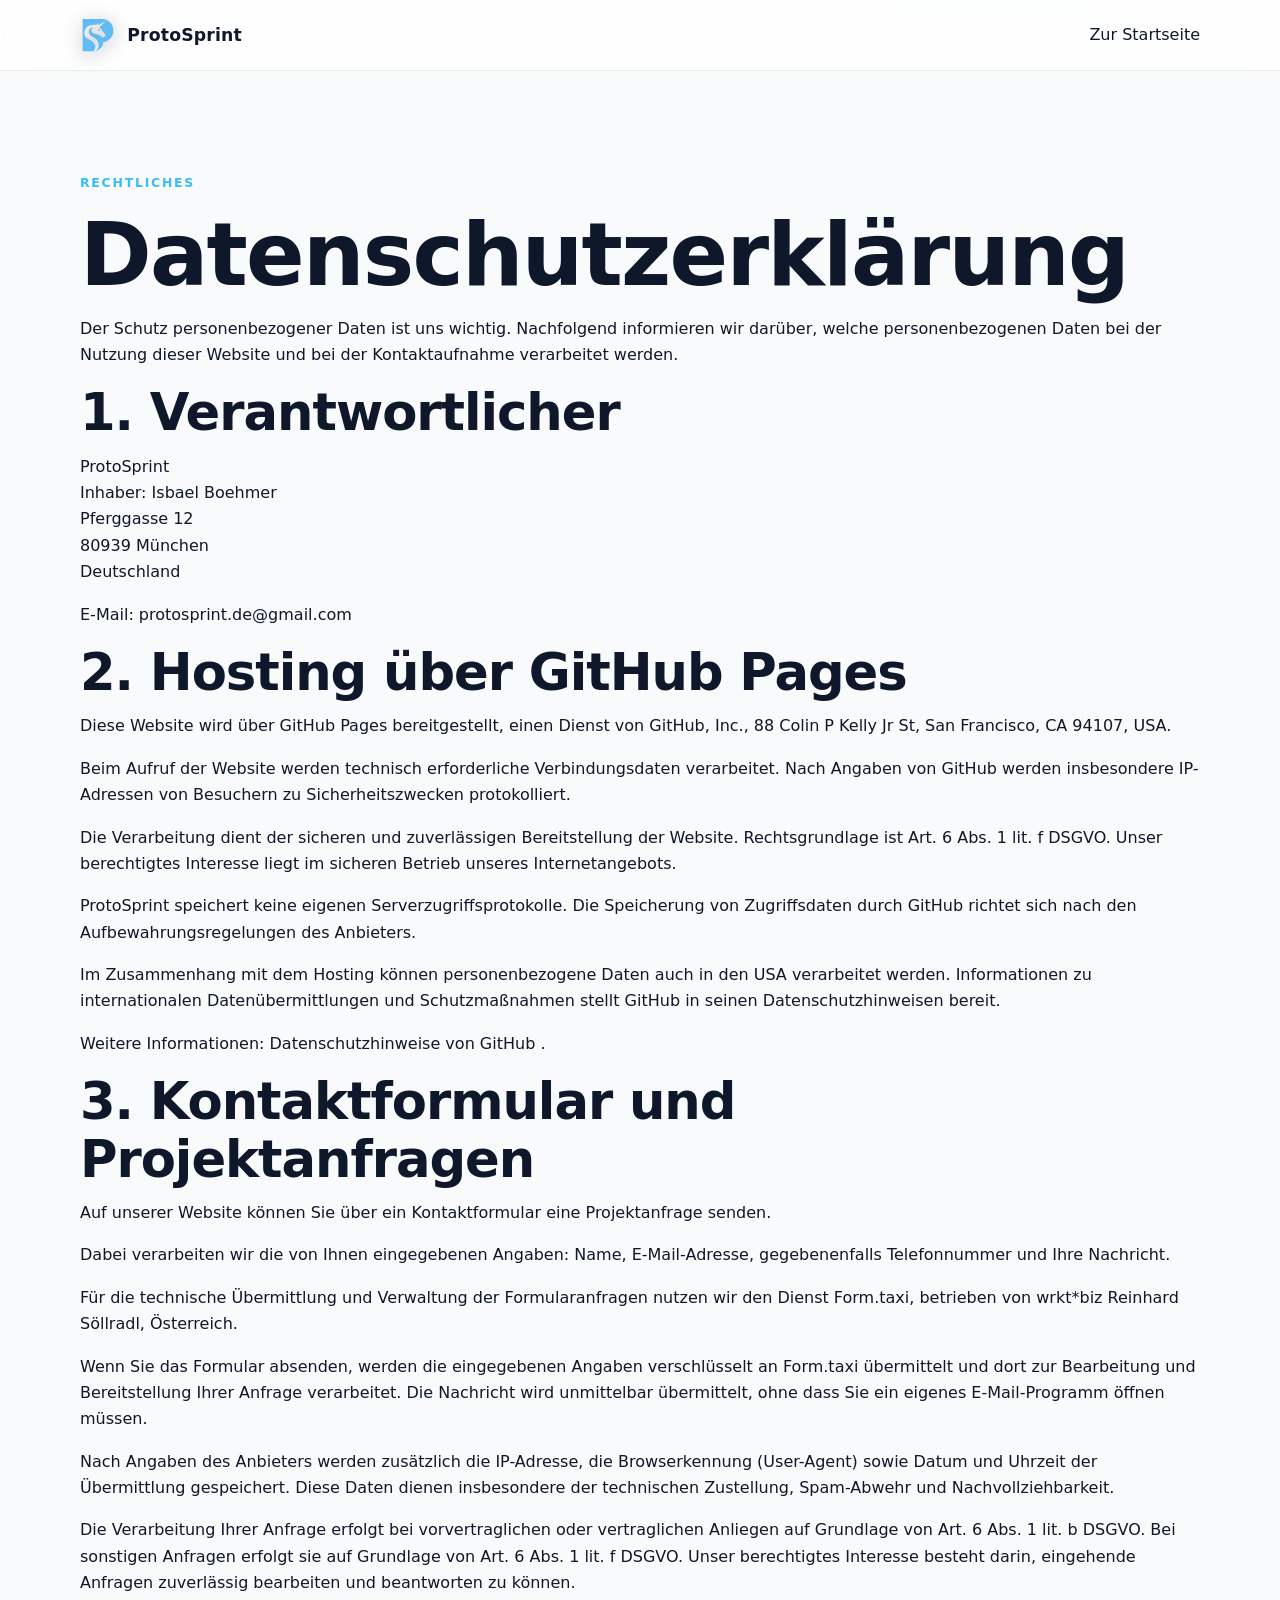
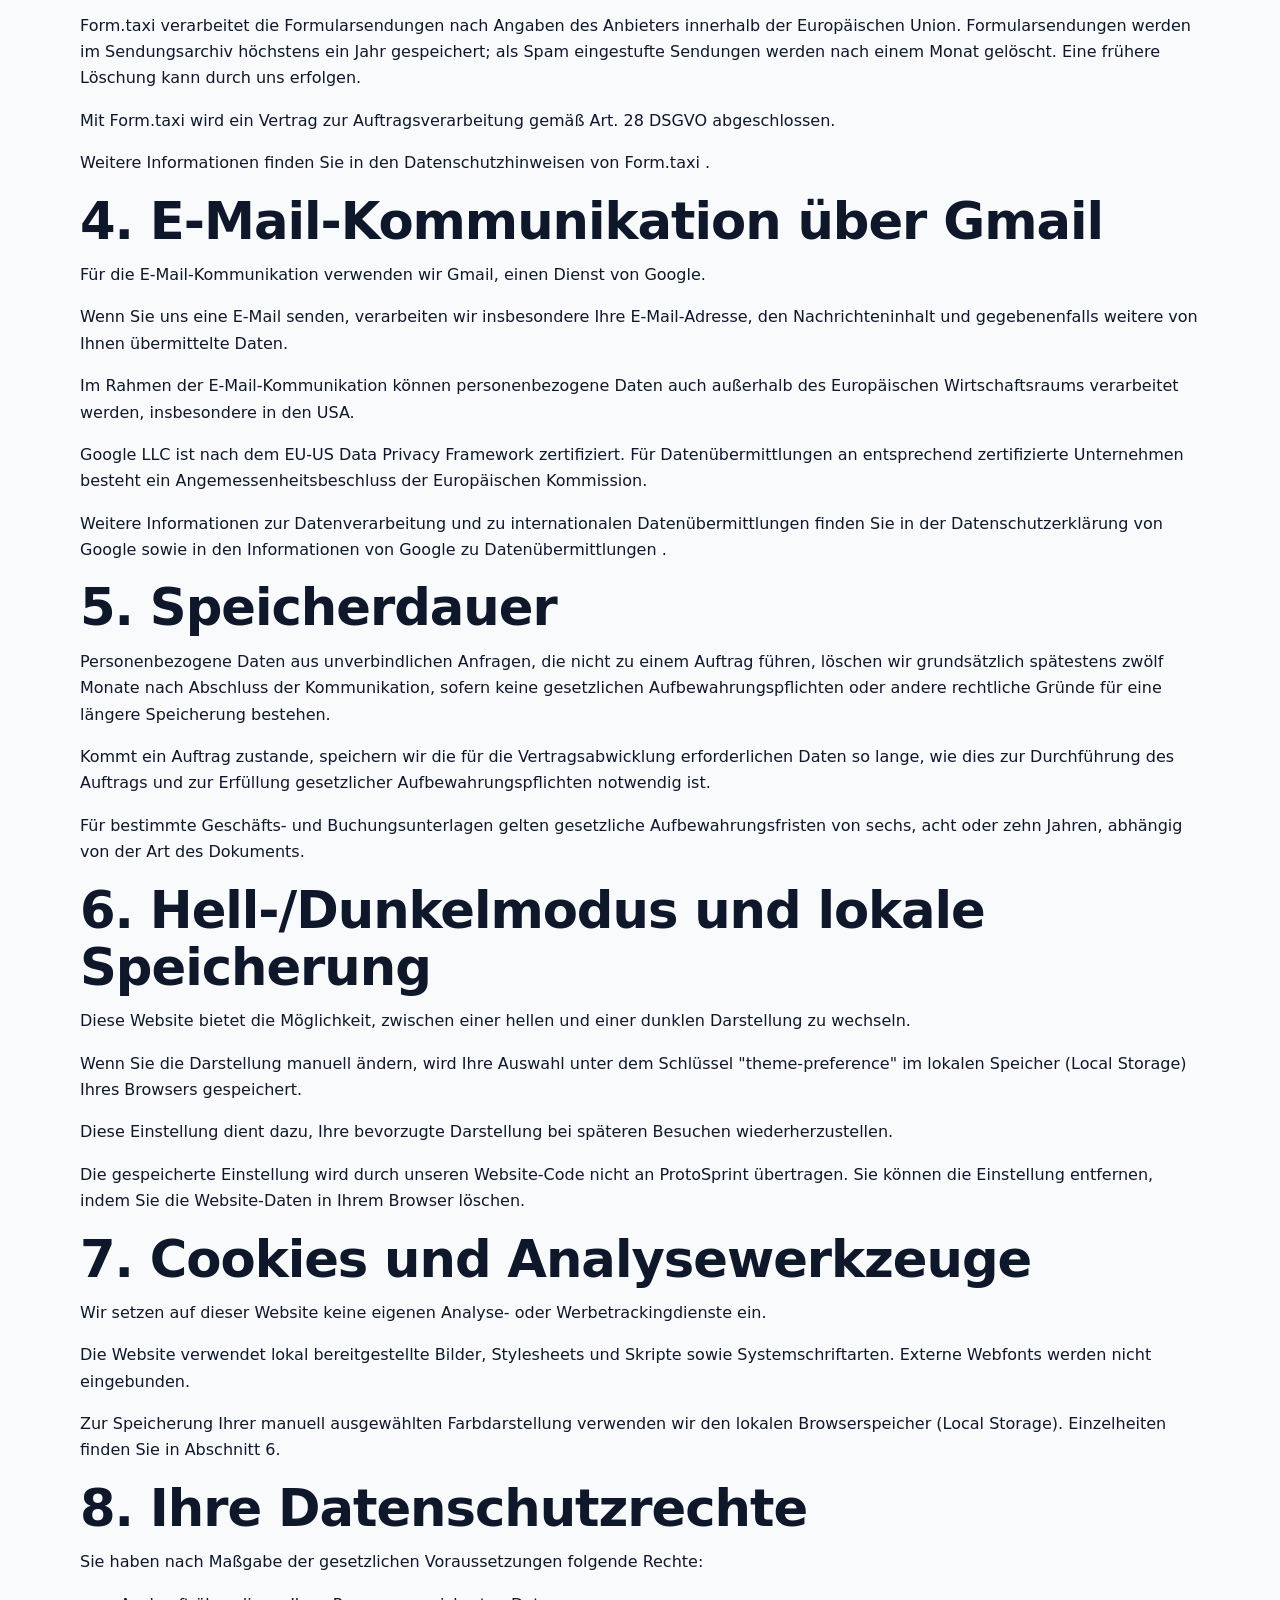
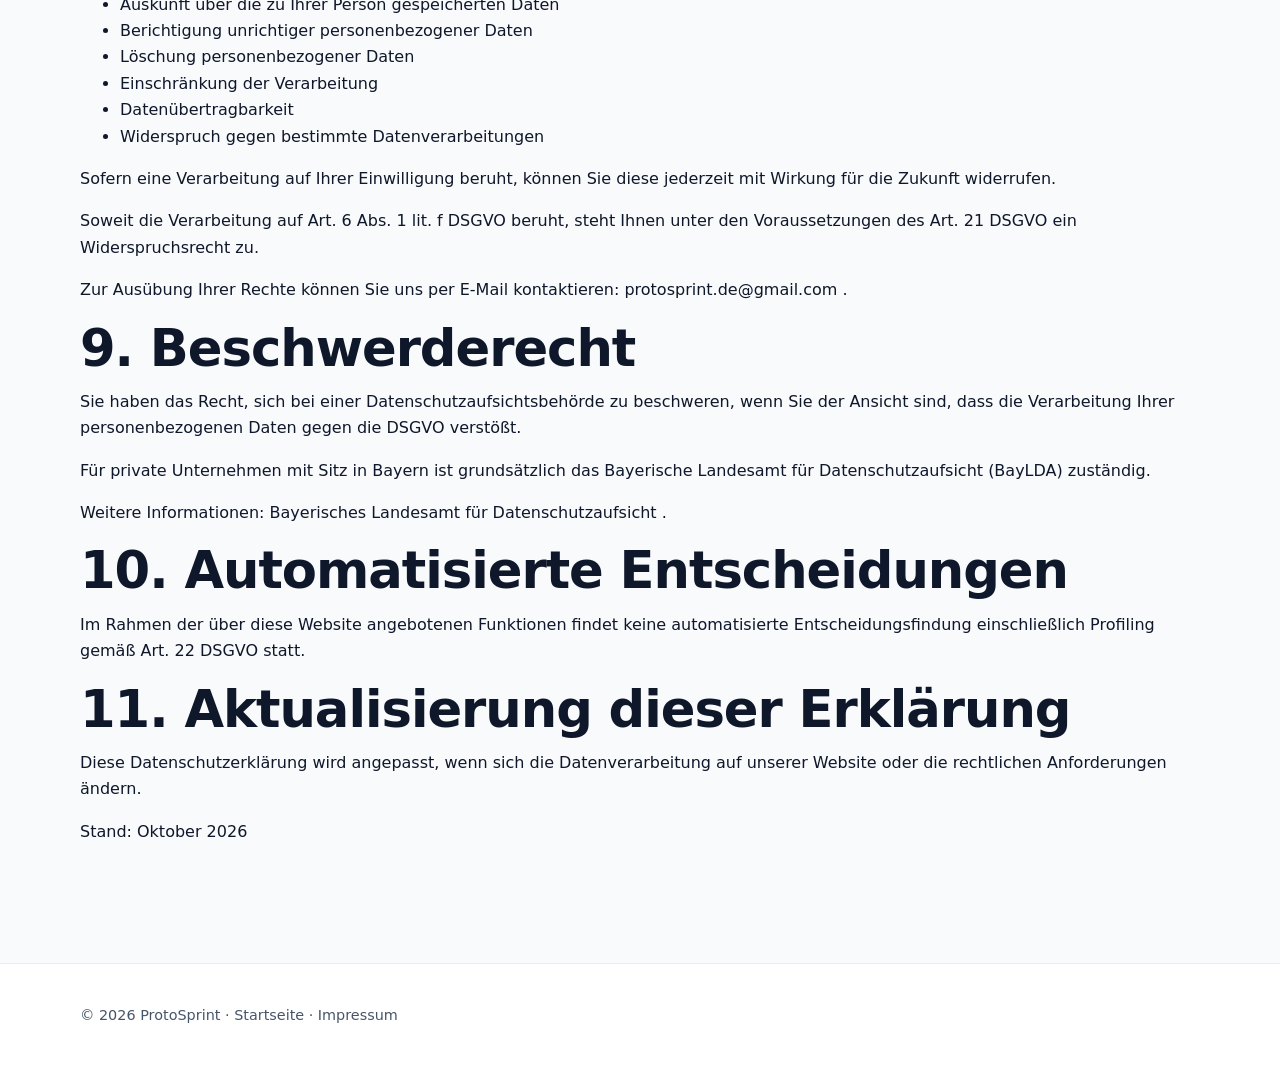
<file: datenschutz.html>
<!doctype html>
<html lang="de">

<head>
  <meta charset="utf-8">
  <meta name="viewport"
        content="width=device-width, initial-scale=1">

  <title>Datenschutz – ProtoSprint</title>

  <meta name="description"
        content="Datenschutzerklärung von ProtoSprint.">

  <link rel="icon"
        href="assets/logo.svg"
        type="image/svg+xml">

  <link rel="stylesheet"
        href="assets/styles.css">
</head>

<body>

  <a class="skip-link" href="#main">
    Zum Inhalt springen
  </a>

  <!-- HEADER -->
  <header class="site-header">
    <div class="container header-inner">

      <a class="brand"
         href="index.html"
         aria-label="ProtoSprint Startseite">

        <img src="assets/logo.svg"
             width="36"
             height="36"
             alt="ProtoSprint Logo">

        <span>ProtoSprint</span>
      </a>

      <a href="index.html">
        Zur Startseite
      </a>

    </div>
  </header>

  <!-- INHALT -->
  <main id="main" class="section">
    <div class="container readable">

      <p class="eyebrow">RECHTLICHES</p>

      <h1>Datenschutzerklärung</h1>

      <p>
        Der Schutz personenbezogener Daten ist
        uns wichtig. Nachfolgend informieren
        wir darüber, welche personenbezogenen
        Daten bei der Nutzung dieser Website
        und bei der Kontaktaufnahme
        verarbeitet werden.
      </p>

      <!-- 1. VERANTWORTLICHER -->
      <h2>1. Verantwortlicher</h2>

      <p>
        ProtoSprint<br>
        Inhaber: Isbael Boehmer<br>
        Pferggasse 12<br>
        80939 München<br>
        Deutschland
      </p>

      <p>
        E-Mail:
        <a href="mailto:protosprint.de@gmail.com">
          protosprint.de@gmail.com
        </a>
      </p>

      <!-- 2. HOSTING -->
      <h2>2. Hosting über GitHub Pages</h2>

      <p>
        Diese Website wird über GitHub Pages
        bereitgestellt, einen Dienst von
        GitHub, Inc.,
        88 Colin P Kelly Jr St,
        San Francisco, CA 94107, USA.
      </p>

      <p>
        Beim Aufruf der Website werden
        technisch erforderliche
        Verbindungsdaten verarbeitet.
        Nach Angaben von GitHub werden
        insbesondere IP-Adressen von
        Besuchern zu Sicherheitszwecken
        protokolliert.
      </p>

      <p>
        Die Verarbeitung dient der
        sicheren und zuverlässigen
        Bereitstellung der Website.
        Rechtsgrundlage ist
        Art. 6 Abs. 1 lit. f DSGVO.
        Unser berechtigtes Interesse
        liegt im sicheren Betrieb
        unseres Internetangebots.
      </p>

      <p>
        ProtoSprint speichert keine
        eigenen Serverzugriffsprotokolle.
        Die Speicherung von Zugriffsdaten
        durch GitHub richtet sich nach
        den Aufbewahrungsregelungen
        des Anbieters.
      </p>

      <p>
        Im Zusammenhang mit dem Hosting
        können personenbezogene Daten
        auch in den USA verarbeitet werden.
        Informationen zu internationalen
        Datenübermittlungen und
        Schutzmaßnahmen stellt GitHub
        in seinen Datenschutzhinweisen
        bereit.
      </p>

      <p>
        Weitere Informationen:
        <a href="https://docs.github.com/de/site-policy/privacy-policies/github-general-privacy-statement"
           target="_blank"
           rel="noopener noreferrer">
          Datenschutzhinweise von GitHub
        </a>.
      </p>


<!-- 3. KONTAKTFORMULAR -->
<h2>3. Kontaktformular und Projektanfragen</h2>

<p>
  Auf unserer Website können Sie über ein
  Kontaktformular eine Projektanfrage senden.
</p>

<p>
  Dabei verarbeiten wir die von Ihnen eingegebenen
  Angaben: Name, E-Mail-Adresse, gegebenenfalls
  Telefonnummer und Ihre Nachricht.
</p>

<p>
  Für die technische Übermittlung und Verwaltung
  der Formularanfragen nutzen wir den Dienst
  Form.taxi, betrieben von wrkt*biz Reinhard
  Söllradl, Österreich.
</p>

<p>
  Wenn Sie das Formular absenden, werden die
  eingegebenen Angaben verschlüsselt an Form.taxi
  übermittelt und dort zur Bearbeitung und
  Bereitstellung Ihrer Anfrage verarbeitet.
  Die Nachricht wird unmittelbar übermittelt,
  ohne dass Sie ein eigenes E-Mail-Programm
  öffnen müssen.
</p>

<p>
  Nach Angaben des Anbieters werden zusätzlich
  die IP-Adresse, die Browserkennung (User-Agent)
  sowie Datum und Uhrzeit der Übermittlung
  gespeichert. Diese Daten dienen insbesondere
  der technischen Zustellung, Spam-Abwehr und
  Nachvollziehbarkeit.
</p>

<p>
  Die Verarbeitung Ihrer Anfrage erfolgt bei
  vorvertraglichen oder vertraglichen Anliegen
  auf Grundlage von Art. 6 Abs. 1 lit. b DSGVO.
  Bei sonstigen Anfragen erfolgt sie auf Grundlage
  von Art. 6 Abs. 1 lit. f DSGVO. Unser
  berechtigtes Interesse besteht darin,
  eingehende Anfragen zuverlässig bearbeiten
  und beantworten zu können.
</p>

<p>
  Form.taxi verarbeitet die Formularsendungen
  nach Angaben des Anbieters innerhalb der
  Europäischen Union. Formularsendungen werden
  im Sendungsarchiv höchstens ein Jahr gespeichert;
  als Spam eingestufte Sendungen werden nach
  einem Monat gelöscht. Eine frühere Löschung
  kann durch uns erfolgen.
</p>

<p>
  Mit Form.taxi wird ein Vertrag zur
  Auftragsverarbeitung gemäß Art. 28 DSGVO
  abgeschlossen.
</p>

<p>
  Weitere Informationen finden Sie in den
  <a
    href="https://form.taxi/de/privacy"
    target="_blank"
    rel="noopener noreferrer"
  >
    Datenschutzhinweisen von Form.taxi
  </a>.
</p>


      <!-- 4. GMAIL -->
      <h2>4. E-Mail-Kommunikation über Gmail</h2>

      <p>
        Für die E-Mail-Kommunikation
        verwenden wir Gmail,
        einen Dienst von Google.
      </p>

      <p>
        Wenn Sie uns eine E-Mail senden,
        verarbeiten wir insbesondere
        Ihre E-Mail-Adresse,
        den Nachrichteninhalt und
        gegebenenfalls weitere
        von Ihnen übermittelte Daten.
      </p>

      <p>
        Im Rahmen der E-Mail-Kommunikation
        können personenbezogene Daten
        auch außerhalb des Europäischen
        Wirtschaftsraums verarbeitet
        werden, insbesondere in den USA.
      </p>

      <p>
        Google LLC ist nach dem
        EU-US Data Privacy Framework
        zertifiziert. Für Datenübermittlungen
        an entsprechend zertifizierte
        Unternehmen besteht ein
        Angemessenheitsbeschluss der
        Europäischen Kommission.
      </p>

      <p>
        Weitere Informationen zur
        Datenverarbeitung und zu
        internationalen Datenübermittlungen
        finden Sie in der
        <a href="https://policies.google.com/privacy?hl=de"
           target="_blank"
           rel="noopener noreferrer">
          Datenschutzerklärung von Google
        </a>
        sowie in den
        <a href="https://policies.google.com/privacy/frameworks?hl=de"
           target="_blank"
           rel="noopener noreferrer">
          Informationen von Google
          zu Datenübermittlungen
        </a>.
      </p>

      <!-- 5. SPEICHERDAUER -->
      <h2>5. Speicherdauer</h2>

      <p>
        Personenbezogene Daten aus
        unverbindlichen Anfragen,
        die nicht zu einem Auftrag führen,
        löschen wir grundsätzlich
        spätestens zwölf Monate nach
        Abschluss der Kommunikation,
        sofern keine gesetzlichen
        Aufbewahrungspflichten oder
        andere rechtliche Gründe für
        eine längere Speicherung bestehen.
      </p>

      <p>
        Kommt ein Auftrag zustande,
        speichern wir die für die
        Vertragsabwicklung erforderlichen
        Daten so lange, wie dies zur
        Durchführung des Auftrags und
        zur Erfüllung gesetzlicher
        Aufbewahrungspflichten
        notwendig ist.
      </p>

      <p>
        Für bestimmte Geschäfts-
        und Buchungsunterlagen gelten
        gesetzliche Aufbewahrungsfristen
        von sechs, acht oder zehn Jahren,
        abhängig von der Art des Dokuments.
      </p>

      <!-- 6. LOCAL STORAGE -->
      <h2>6. Hell-/Dunkelmodus und lokale Speicherung</h2>

      <p>
        Diese Website bietet die Möglichkeit,
        zwischen einer hellen und einer
        dunklen Darstellung zu wechseln.
      </p>

      <p>
        Wenn Sie die Darstellung manuell
        ändern, wird Ihre Auswahl unter
        dem Schlüssel "theme-preference"
        im lokalen Speicher
        (Local Storage) Ihres
        Browsers gespeichert.
      </p>

      <p>
        Diese Einstellung dient dazu,
        Ihre bevorzugte Darstellung
        bei späteren Besuchen
        wiederherzustellen.
      </p>

      <p>
        Die gespeicherte Einstellung
        wird durch unseren Website-Code
        nicht an ProtoSprint übertragen.
        Sie können die Einstellung
        entfernen, indem Sie die
        Website-Daten in Ihrem
        Browser löschen.
      </p>

      <!-- 7. COOKIES -->
      <h2>7. Cookies und Analysewerkzeuge</h2>

      <p>
        Wir setzen auf dieser Website
        keine eigenen Analyse-
        oder Werbetrackingdienste ein.
      </p>

      <p>
        Die Website verwendet lokal
        bereitgestellte Bilder,
        Stylesheets und Skripte
        sowie Systemschriftarten.
        Externe Webfonts werden
        nicht eingebunden.
      </p>

      <p>
        Zur Speicherung Ihrer manuell
        ausgewählten Farbdarstellung
        verwenden wir den lokalen
        Browserspeicher (Local Storage).
        Einzelheiten finden Sie
        in Abschnitt 6.
      </p>

      <!-- 8. BETROFFENENRECHTE -->
      <h2>8. Ihre Datenschutzrechte</h2>

      <p>
        Sie haben nach Maßgabe der
        gesetzlichen Voraussetzungen
        folgende Rechte:
      </p>

      <ul>
        <li>
          Auskunft über die zu Ihrer
          Person gespeicherten Daten
        </li>
        <li>
          Berichtigung unrichtiger
          personenbezogener Daten
        </li>
        <li>
          Löschung personenbezogener Daten
        </li>
        <li>
          Einschränkung der Verarbeitung
        </li>
        <li>
          Datenübertragbarkeit
        </li>
        <li>
          Widerspruch gegen bestimmte
          Datenverarbeitungen
        </li>
      </ul>

      <p>
        Sofern eine Verarbeitung auf
        Ihrer Einwilligung beruht,
        können Sie diese jederzeit
        mit Wirkung für die Zukunft
        widerrufen.
      </p>

      <p>
        Soweit die Verarbeitung auf
        Art. 6 Abs. 1 lit. f DSGVO
        beruht, steht Ihnen unter
        den Voraussetzungen des
        Art. 21 DSGVO ein
        Widerspruchsrecht zu.
      </p>

      <p>
        Zur Ausübung Ihrer Rechte
        können Sie uns per E-Mail
        kontaktieren:
        <a href="mailto:protosprint.de@gmail.com">
          protosprint.de@gmail.com
        </a>.
      </p>

      <!-- 9. BESCHWERDERECHT -->
      <h2>9. Beschwerderecht</h2>

      <p>
        Sie haben das Recht,
        sich bei einer
        Datenschutzaufsichtsbehörde
        zu beschweren, wenn Sie
        der Ansicht sind,
        dass die Verarbeitung Ihrer
        personenbezogenen Daten
        gegen die DSGVO verstößt.
      </p>

      <p>
        Für private Unternehmen
        mit Sitz in Bayern ist
        grundsätzlich das
        Bayerische Landesamt für
        Datenschutzaufsicht (BayLDA)
        zuständig.
      </p>

      <p>
        Weitere Informationen:
        <a href="https://www.lda.bayern.de/"
           target="_blank"
           rel="noopener noreferrer">
          Bayerisches Landesamt
          für Datenschutzaufsicht
        </a>.
      </p>

      <!-- 10. AUTOMATISIERTE ENTSCHEIDUNGEN -->
      <h2>10. Automatisierte Entscheidungen</h2>

      <p>
        Im Rahmen der über diese Website
        angebotenen Funktionen findet
        keine automatisierte
        Entscheidungsfindung
        einschließlich Profiling
        gemäß Art. 22 DSGVO statt.
      </p>

      <!-- 11. AKTUALISIERUNG -->
      <h2>11. Aktualisierung dieser Erklärung</h2>

      <p>
        Diese Datenschutzerklärung wird
        angepasst, wenn sich die
        Datenverarbeitung auf unserer
        Website oder die rechtlichen
        Anforderungen ändern.
      </p>

      <p>
        Stand: Oktober 2026
      </p>

    </div>
  </main>

  <!-- FOOTER -->
  <footer class="site-footer">
    <div class="container">

      <p>
        © <span id="year"></span> ProtoSprint ·
        <a href="index.html">Startseite</a> ·
        <a href="impressum.html">Impressum</a>
      </p>

    </div>
  </footer>

  <script src="assets/script.js" defer></script>

</body>
</html>
</file>
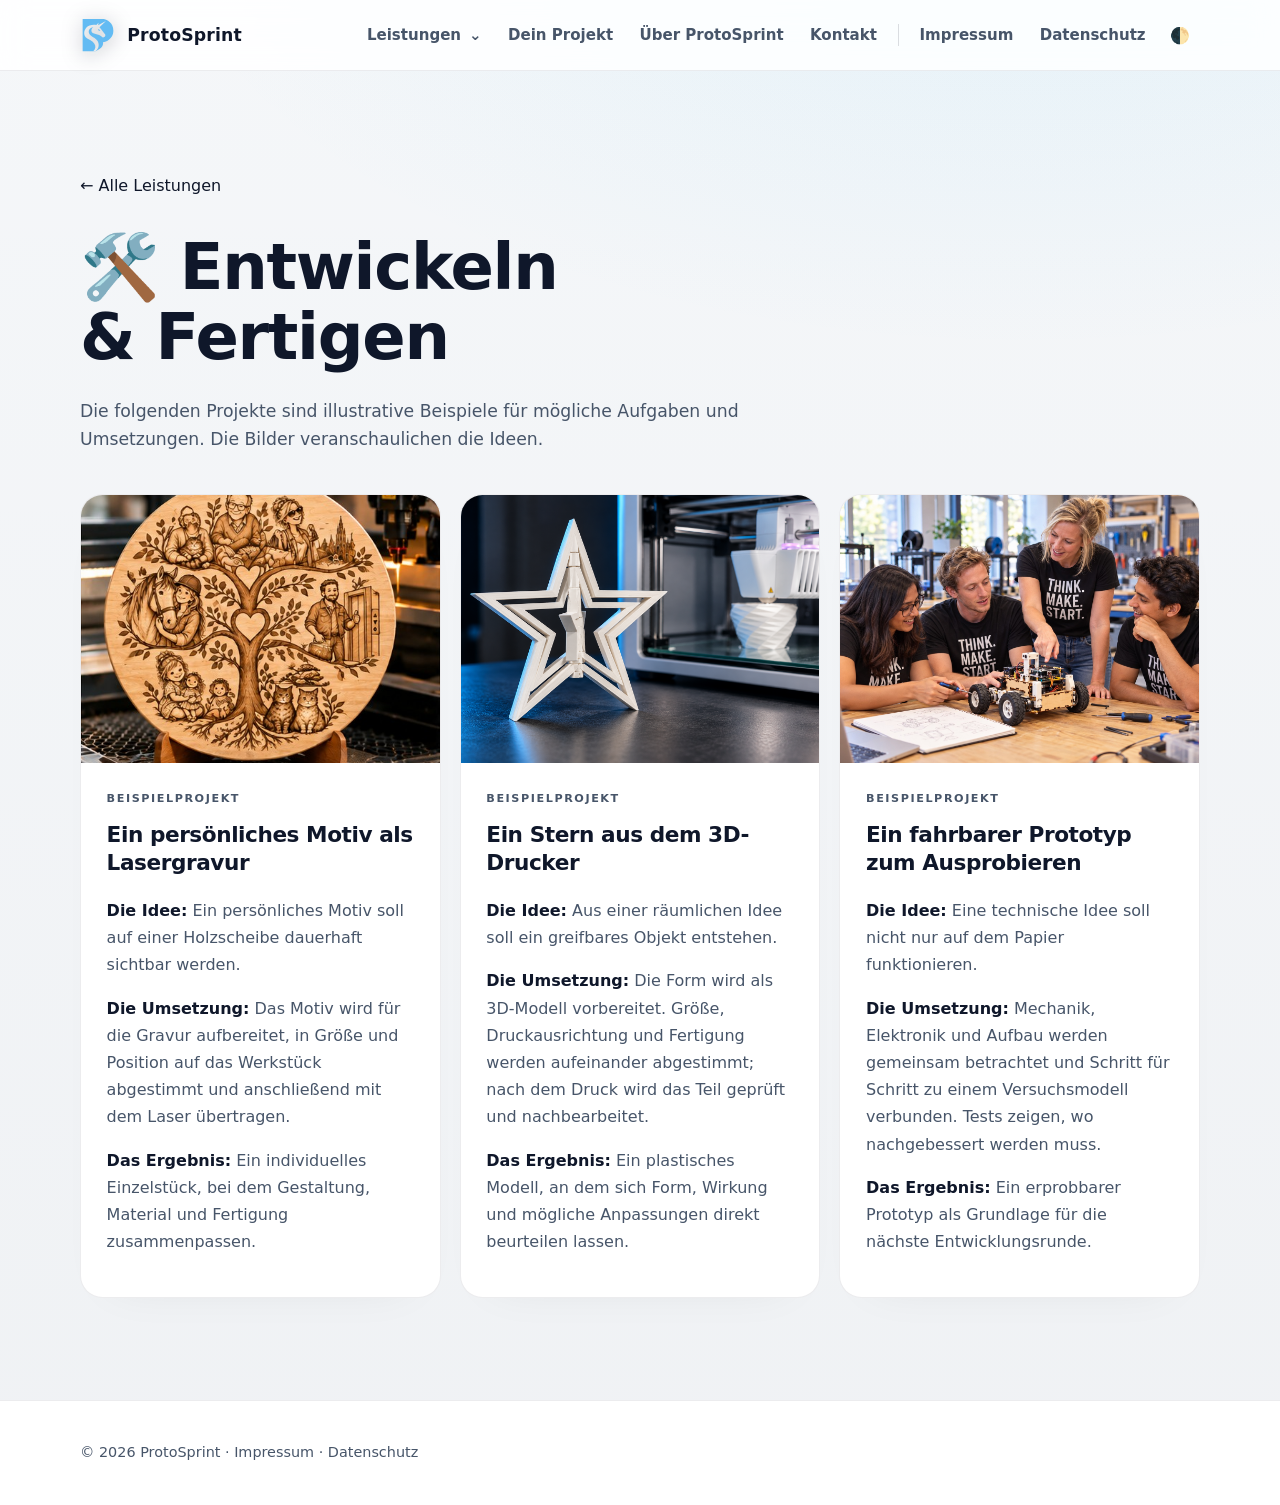
<file: entwickeln-fertigen.html>
<!doctype html>
<html lang="de">
<head>
  <meta charset="utf-8">
  <meta name="viewport" content="width=device-width, initial-scale=1">
  <title>Entwickeln &amp; Fertigen – ProtoSprint</title>
  <meta name="description" content="Individuelle Bauteile, Prototypen und Sonderanfertigungen entstehen aus deiner Idee, Skizze oder einem konkreten Problem. Gemeinsam klären wir, welches Verfahren zu deinem Vorhaben passt.">
  <link rel="icon" href="assets/logo.svg" type="image/svg+xml">
  <link rel="stylesheet" href="assets/styles.css">
</head>
<body>
  <a class="skip-link" href="#main">Zum Inhalt springen</a>
  <!-- HEADER -->
  <header class="site-header" data-elevated="false">
    <div class="container header-inner">

      <a class="brand" href="index.html" aria-label="ProtoSprint Startseite">
        <img
          src="assets/logo.svg"
          alt="ProtoSprint Logo"
          width="36"
          height="36"
          decoding="async"
        >
        <span>ProtoSprint</span>
      </a>

      <button
        class="nav-toggle"
        aria-expanded="false"
        aria-controls="nav"
        aria-label="Menü umschalten"
      >
        <span class="bars" aria-hidden="true"></span>
      </button>

      <nav id="nav" class="nav" aria-label="Hauptnavigation">
        <ul>
          <li>
            <details class="services-dropdown">
              <summary>Leistungen <span aria-hidden="true">⌄</span></summary>
              <ul class="services-submenu">
                  <li><a href="index.html#leistungen">Alle Leistungen</a></li>
                  <li><a href="entwickeln-fertigen.html">🛠️ Entwickeln &amp; Fertigen</a></li>
                  <li><a href="bedrucken-verschenken.html">🎁 Bedrucken &amp; Verschenken</a></li>
                  <li><a href="bauen-begleiten.html">🚀 Beraten &amp; Begleiten</a></li>
                  <li><a href="lernen-entdecken.html">💡 Lernen &amp; Entdecken</a></li>
              </ul>
            </details>
          </li>
          <li><a href="index.html#problem">Dein Projekt</a></li>
          <!--<li><a href="index.html#workshops">Workshops</a></li>-->
          <li><a href="index.html#ueber">Über ProtoSprint</a></li>
          <li><a href="index.html#kontakt">Kontakt</a></li>

          <li class="divider" aria-hidden="true"></li>

          <li><a href="impressum.html">Impressum</a></li>
          <li><a href="datenschutz.html">Datenschutz</a></li>

          <li>
            <button
              class="mode-toggle"
              id="mode-toggle"
              aria-pressed="false"
              title="Hell/Dunkel umschalten"
            >
              🌓
            </button>
          </li>
        </ul>
      </nav>

    </div>
  </header>



  <main id="main">
    <!-- Beispielprojekte: Texte und Bilder können hier je Kachel ausgetauscht werden. -->
    <section class="section alt" aria-labelledby="project-examples-title">
      <div class="container">
        <a class="service-back" href="index.html#leistungen">← Alle Leistungen</a>
        <div class="section-intro">
          <h1 id="project-examples-title">🛠️ Entwickeln &amp; Fertigen</h1>
          <p>Die folgenden Projekte sind illustrative Beispiele für mögliche Aufgaben und Umsetzungen. Die Bilder veranschaulichen die Ideen.</p>
        </div>
        <div class="cards service-detail-cards">
        <article class="card project-story">
          <figure><img src="assets/projekt-lasercutting.jpg" alt="Individuell gravierte Holzscheibe" loading="lazy" decoding="async"></figure>
          <div class="project-story-copy">
            <p class="eyebrow">Beispielprojekt</p>
            <h2>Ein persönliches Motiv als Lasergravur</h2>
            <p><strong>Die Idee:</strong> Ein persönliches Motiv soll auf einer Holzscheibe dauerhaft sichtbar werden.</p>
            <p><strong>Die Umsetzung:</strong> Das Motiv wird für die Gravur aufbereitet, in Größe und Position auf das Werkstück abgestimmt und anschließend mit dem Laser übertragen.</p>
            <p><strong>Das Ergebnis:</strong> Ein individuelles Einzelstück, bei dem Gestaltung, Material und Fertigung zusammenpassen.</p>
          </div>
        </article>
        <article class="card project-story">
          <figure><img src="assets/3D-Stern.png" alt="Stern als Beispiel eines 3D-Drucks" loading="lazy" decoding="async"></figure>
          <div class="project-story-copy">
            <p class="eyebrow">Beispielprojekt</p>
            <h2>Ein Stern aus dem 3D-Drucker</h2>
            <p><strong>Die Idee:</strong> Aus einer räumlichen Idee soll ein greifbares Objekt entstehen.</p>
            <p><strong>Die Umsetzung:</strong> Die Form wird als 3D-Modell vorbereitet. Größe, Druckausrichtung und Fertigung werden aufeinander abgestimmt; nach dem Druck wird das Teil geprüft und nachbearbeitet.</p>
            <p><strong>Das Ergebnis:</strong> Ein plastisches Modell, an dem sich Form, Wirkung und mögliche Anpassungen direkt beurteilen lassen.</p>
          </div>
        </article>
        <article class="card project-story">
          <figure><img src="assets/Hands-on-Coaching.jpg" alt="Gemeinsame Arbeit an einem fahrbaren Prototyp" loading="lazy" decoding="async"></figure>
          <div class="project-story-copy">
            <p class="eyebrow">Beispielprojekt</p>
            <h2>Ein fahrbarer Prototyp zum Ausprobieren</h2>
            <p><strong>Die Idee:</strong> Eine technische Idee soll nicht nur auf dem Papier funktionieren.</p>
            <p><strong>Die Umsetzung:</strong> Mechanik, Elektronik und Aufbau werden gemeinsam betrachtet und Schritt für Schritt zu einem Versuchsmodell verbunden. Tests zeigen, wo nachgebessert werden muss.</p>
            <p><strong>Das Ergebnis:</strong> Ein erprobbarer Prototyp als Grundlage für die nächste Entwicklungsrunde.</p>
          </div>
        </article>
        </div>
      </div>
    </section>
  </main>
  <!-- FOOTER -->
  <footer class="site-footer">

    <div class="container">

      <p>
        © <span id="year"></span> ProtoSprint ·
        <a href="impressum.html">Impressum</a> ·
        <a href="datenschutz.html">Datenschutz</a>
      </p>

    </div>

  </footer>


  <script src="assets/script.js" defer></script>

</body>
</html>
</file>
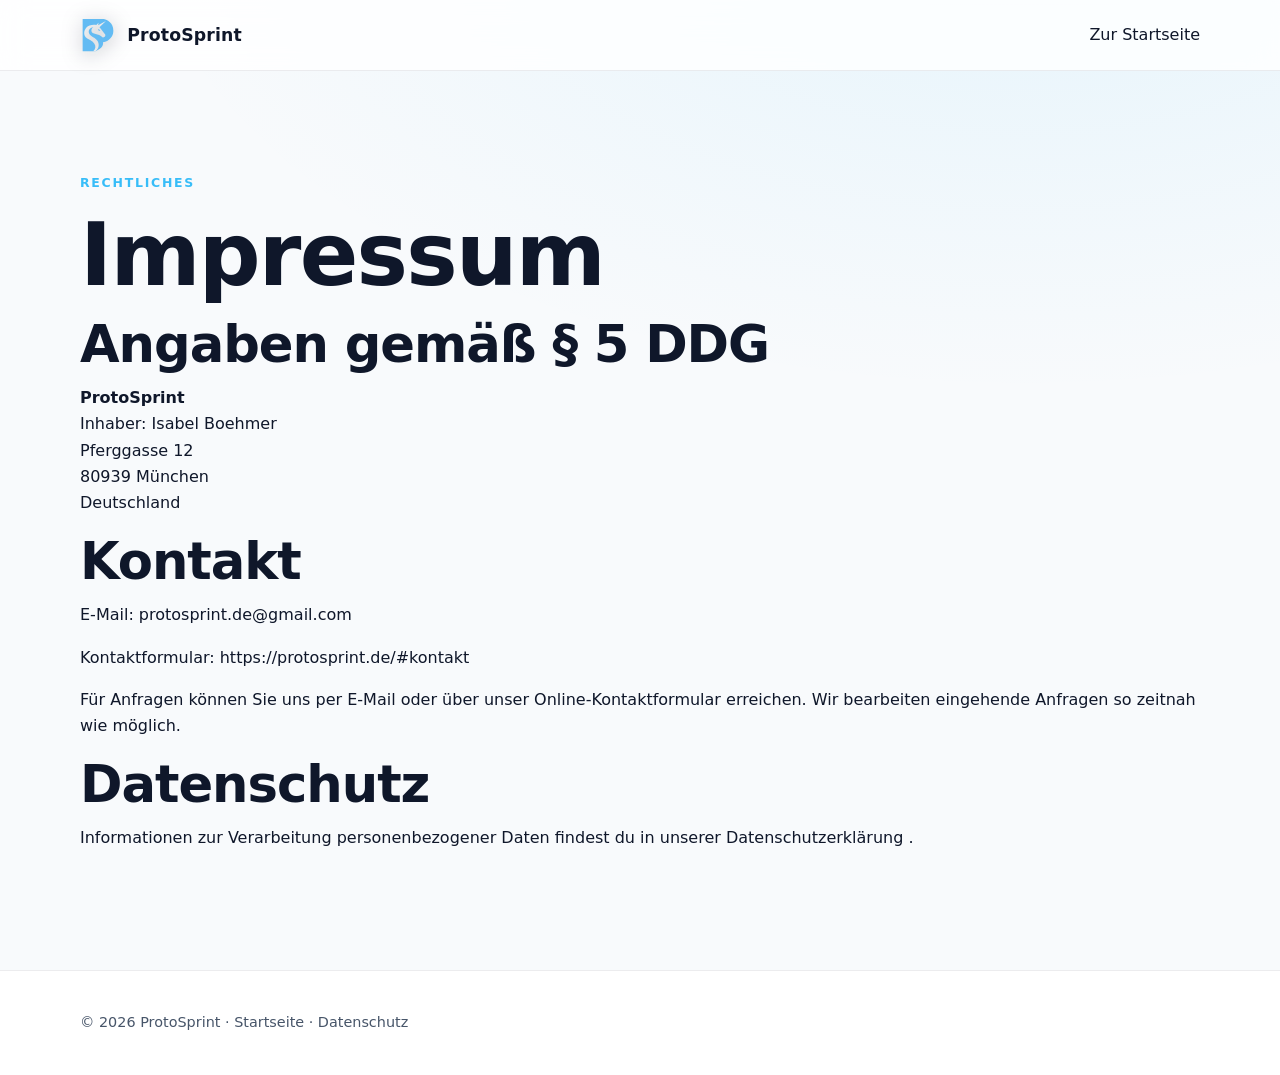
<file: impressum.html>
<!doctype html>
<html lang="de">

<head>
  <meta charset="utf-8">
  <meta name="viewport"
        content="width=device-width, initial-scale=1">

  <title>Impressum – ProtoSprint</title>

  <meta name="description"
        content="Impressum und Anbieterkennzeichnung von ProtoSprint.">

  <link rel="icon"
        href="assets/logo.svg"
        type="image/svg+xml">

  <link rel="stylesheet"
        href="assets/styles.css">
</head>

<body>

  <a class="skip-link" href="#main">
    Zum Inhalt springen
  </a>

  <!-- HEADER -->
  <header class="site-header">
    <div class="container header-inner">

      <a class="brand"
         href="index.html"
         aria-label="ProtoSprint Startseite">

        <img src="assets/logo.svg"
             width="36"
             height="36"
             alt="ProtoSprint Logo">

        <span>ProtoSprint</span>
      </a>

      <a href="index.html">
        Zur Startseite
      </a>

    </div>
  </header>

  <!-- INHALT -->
  <main id="main" class="section">
    <div class="container readable">

      <p class="eyebrow">RECHTLICHES</p>

      <h1>Impressum</h1>

      <h2>Angaben gemäß § 5 DDG</h2>

      <p>
        <strong>ProtoSprint</strong><br>
        Inhaber: Isabel Boehmer<br>
        Pferggasse 12<br>
        80939 München<br>
        Deutschland
      </p>

      
<h2>Kontakt</h2>

<p>
  E-Mail:
  <a href="mailto:protosprint.de@gmail.com">
    protosprint.de@gmail.com
  </a>
</p>

<p>
  Kontaktformular:
  <a href="https://protosprint.de/#kontakt">
    https://protosprint.de/#kontakt
  </a>
</p>

<p>
  Für Anfragen können Sie uns per E-Mail oder über
  unser Online-Kontaktformular erreichen.
  Wir bearbeiten eingehende Anfragen so zeitnah
  wie möglich.
</p>

          
     <!--<h2>Kontakt</h2>

      <p>
        E-Mail:
        <a href="mailto:protosprint.de@gmail.com">
          protosprint.de@gmail.com
        </a>
      </p>

      <p>
        Für Fragen, Projektanfragen und
        sonstige Anliegen erreichst du
        ProtoSprint über unser E-Mail-Postfach 
        oder direkt über unser Kontaktformular.
      </p>

      <p>
        <a class="btn primary"
           href="mailto:protosprint.de@gmail.com">
          E-Mail schreiben
        </a>
      </p>-->

      <h2>Datenschutz</h2>

      <p>
        Informationen zur Verarbeitung
        personenbezogener Daten findest du
        in unserer
        <a href="datenschutz.html">
          Datenschutzerklärung
        </a>.
      </p>

    </div>
  </main>

  <!-- FOOTER -->
  <footer class="site-footer">
    <div class="container">

      <p>
        © <span id="year"></span> ProtoSprint ·
        <a href="index.html">Startseite</a> ·
        <a href="datenschutz.html">Datenschutz</a>
      </p>

    </div>
  </footer>

  <script src="assets/script.js" defer></script>

</body>
</html>
</file>
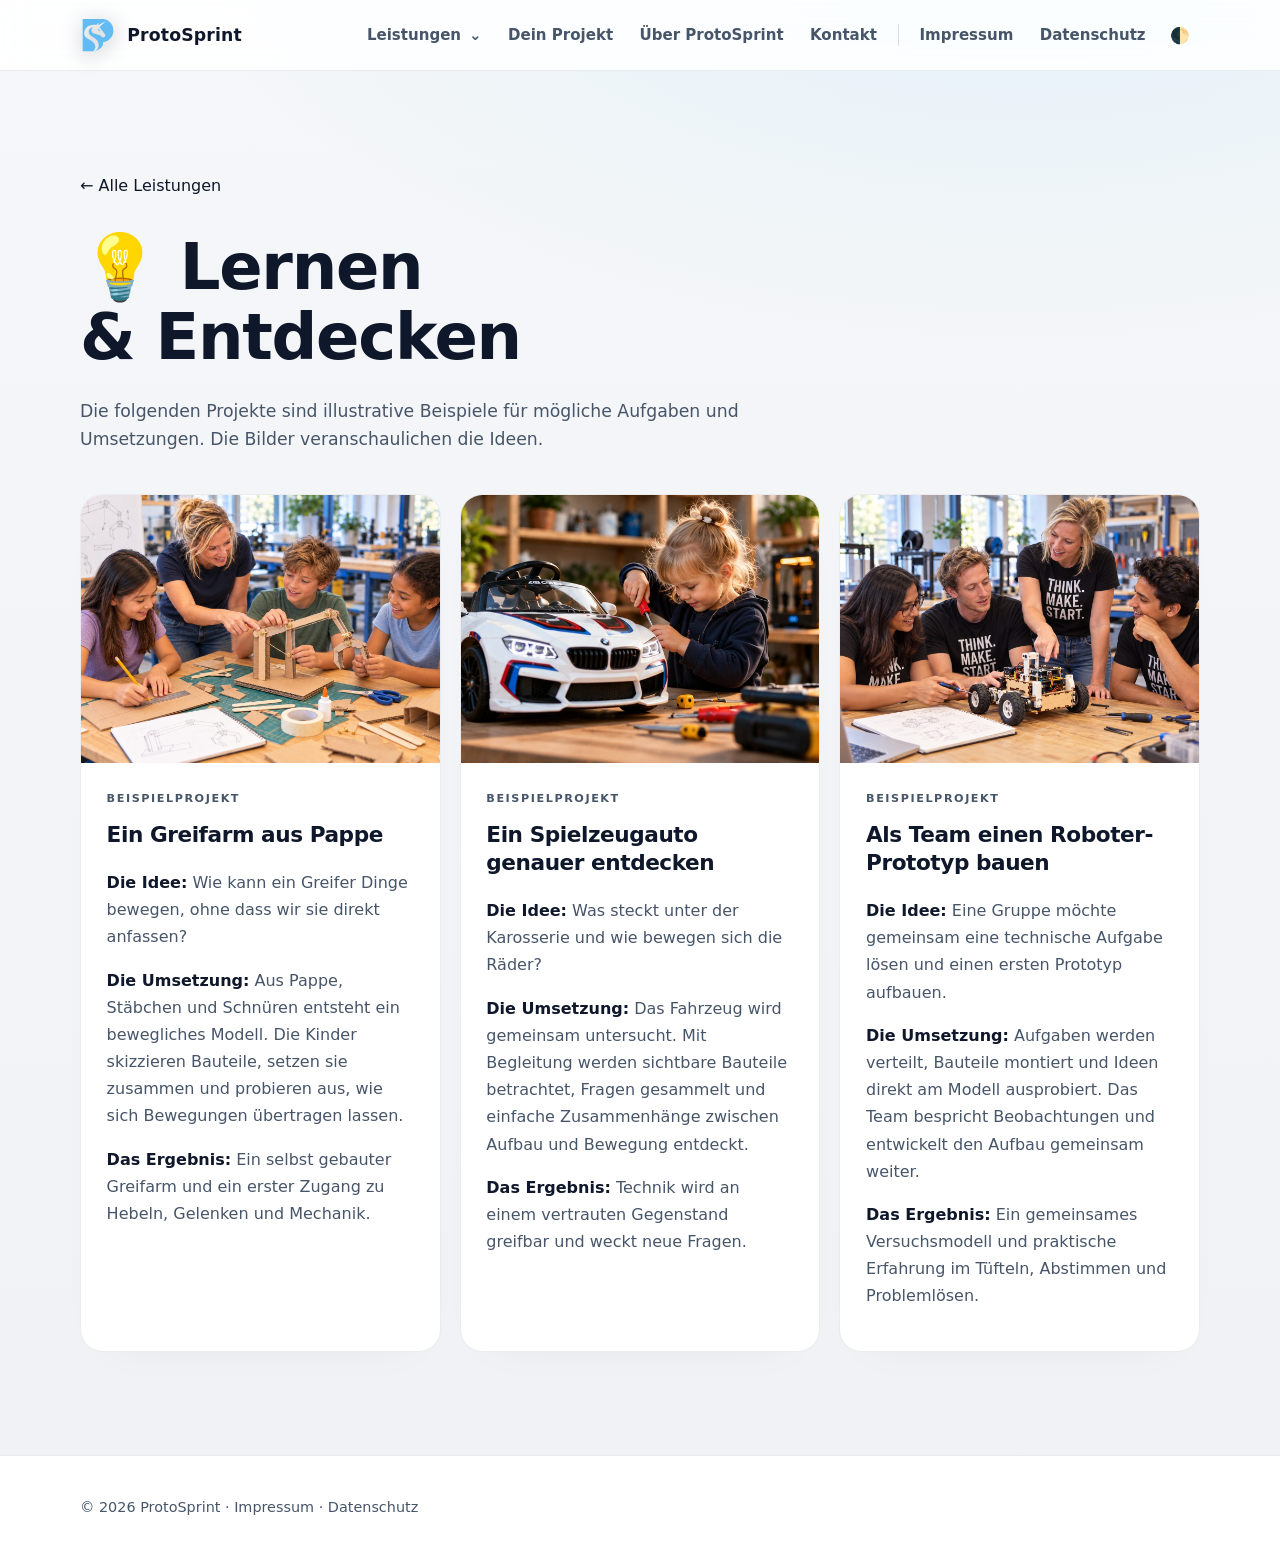
<file: lernen-entdecken.html>
<!doctype html>
<html lang="de">
<head>
  <meta charset="utf-8">
  <meta name="viewport" content="width=device-width, initial-scale=1">
  <title>Lernen &amp; Entdecken – ProtoSprint</title>
  <meta name="description" content="Technik und Kreativität werden greifbar, wenn wir selbst ausprobieren. Gemeinsam entwickeln wir Ideen, bauen einfache Modelle und entdecken neue Lösungswege.">
  <link rel="icon" href="assets/logo.svg" type="image/svg+xml">
  <link rel="stylesheet" href="assets/styles.css">
</head>
<body>
  <a class="skip-link" href="#main">Zum Inhalt springen</a>
  <!-- HEADER -->
  <header class="site-header" data-elevated="false">
    <div class="container header-inner">

      <a class="brand" href="index.html" aria-label="ProtoSprint Startseite">
        <img
          src="assets/logo.svg"
          alt="ProtoSprint Logo"
          width="36"
          height="36"
          decoding="async"
        >
        <span>ProtoSprint</span>
      </a>

      <button
        class="nav-toggle"
        aria-expanded="false"
        aria-controls="nav"
        aria-label="Menü umschalten"
      >
        <span class="bars" aria-hidden="true"></span>
      </button>

      <nav id="nav" class="nav" aria-label="Hauptnavigation">
        <ul>
          <li>
            <details class="services-dropdown">
              <summary>Leistungen <span aria-hidden="true">⌄</span></summary>
              <ul class="services-submenu">
                  <li><a href="index.html#leistungen">Alle Leistungen</a></li>
                  <li><a href="entwickeln-fertigen.html">🛠️ Entwickeln &amp; Fertigen</a></li>
                  <li><a href="bedrucken-verschenken.html">🎁 Bedrucken &amp; Verschenken</a></li>
                  <li><a href="bauen-begleiten.html">🚀 Beraten &amp; Begleiten</a></li>
                  <li><a href="lernen-entdecken.html">💡 Lernen &amp; Entdecken</a></li>
              </ul>
            </details>
          </li>
          <li><a href="index.html#problem">Dein Projekt</a></li>
          <!--<li><a href="index.html#workshops">Workshops</a></li>-->
          <li><a href="index.html#ueber">Über ProtoSprint</a></li>
          <li><a href="index.html#kontakt">Kontakt</a></li>

          <li class="divider" aria-hidden="true"></li>

          <li><a href="impressum.html">Impressum</a></li>
          <li><a href="datenschutz.html">Datenschutz</a></li>

          <li>
            <button
              class="mode-toggle"
              id="mode-toggle"
              aria-pressed="false"
              title="Hell/Dunkel umschalten"
            >
              🌓
            </button>
          </li>
        </ul>
      </nav>

    </div>
  </header>



  <main id="main">
    <!-- Beispielprojekte: Texte und Bilder können hier je Kachel ausgetauscht werden. -->
    <section class="section alt" aria-labelledby="project-examples-title">
      <div class="container">
        <a class="service-back" href="index.html#leistungen">← Alle Leistungen</a>
        <div class="section-intro">
          <h1 id="project-examples-title">💡 Lernen &amp; Entdecken</h1>
          <p>Die folgenden Projekte sind illustrative Beispiele für mögliche Aufgaben und Umsetzungen. Die Bilder veranschaulichen die Ideen.</p>
        </div>
        <div class="cards service-detail-cards">
        <article class="card project-story">
          <figure><img src="assets/Kinder.jpg" alt="Kinder bauen gemeinsam mit einer Betreuerin einen Greifarm aus Pappe" loading="lazy" decoding="async"></figure>
          <div class="project-story-copy">
            <p class="eyebrow">Beispielprojekt</p>
            <h2>Ein Greifarm aus Pappe</h2>
            <p><strong>Die Idee:</strong> Wie kann ein Greifer Dinge bewegen, ohne dass wir sie direkt anfassen?</p>
            <p><strong>Die Umsetzung:</strong> Aus Pappe, Stäbchen und Schnüren entsteht ein bewegliches Modell. Die Kinder skizzieren Bauteile, setzen sie zusammen und probieren aus, wie sich Bewegungen übertragen lassen.</p>
            <p><strong>Das Ergebnis:</strong> Ein selbst gebauter Greifarm und ein erster Zugang zu Hebeln, Gelenken und Mechanik.</p>
          </div>
        </article>
        <article class="card project-story">
          <figure><img src="assets/projekt-technik-entdecken.jpg" alt="Kind entdeckt die Technik eines Spielzeugautos" loading="lazy" decoding="async"></figure>
          <div class="project-story-copy">
            <p class="eyebrow">Beispielprojekt</p>
            <h2>Ein Spielzeugauto genauer entdecken</h2>
            <p><strong>Die Idee:</strong> Was steckt unter der Karosserie und wie bewegen sich die Räder?</p>
            <p><strong>Die Umsetzung:</strong> Das Fahrzeug wird gemeinsam untersucht. Mit Begleitung werden sichtbare Bauteile betrachtet, Fragen gesammelt und einfache Zusammenhänge zwischen Aufbau und Bewegung entdeckt.</p>
            <p><strong>Das Ergebnis:</strong> Technik wird an einem vertrauten Gegenstand greifbar und weckt neue Fragen.</p>
          </div>
        </article>
        <article class="card project-story">
          <figure><img src="assets/Hands-on-Coaching.jpg" alt="Erwachsene arbeiten gemeinsam an einem fahrbaren Roboter-Prototyp" loading="lazy" decoding="async"></figure>
          <div class="project-story-copy">
            <p class="eyebrow">Beispielprojekt</p>
            <h2>Als Team einen Roboter-Prototyp bauen</h2>
            <p><strong>Die Idee:</strong> Eine Gruppe möchte gemeinsam eine technische Aufgabe lösen und einen ersten Prototyp aufbauen.</p>
            <p><strong>Die Umsetzung:</strong> Aufgaben werden verteilt, Bauteile montiert und Ideen direkt am Modell ausprobiert. Das Team bespricht Beobachtungen und entwickelt den Aufbau gemeinsam weiter.</p>
            <p><strong>Das Ergebnis:</strong> Ein gemeinsames Versuchsmodell und praktische Erfahrung im Tüfteln, Abstimmen und Problemlösen.</p>
          </div>
        </article>
        </div>
      </div>
    </section>
  </main>
  <!-- FOOTER -->
  <footer class="site-footer">

    <div class="container">

      <p>
        © <span id="year"></span> ProtoSprint ·
        <a href="impressum.html">Impressum</a> ·
        <a href="datenschutz.html">Datenschutz</a>
      </p>

    </div>

  </footer>


  <script src="assets/script.js" defer></script>

</body>
</html>
</file>
<file: assets/styles.css>
/* =========================================================
   ProtoSprint
   Hauptstylesheet
   ========================================================= */


/* ---------- FARBEN & GRUNDWERTE ---------- */

:root {
  --bg: #0b1020;
  --bg-2: #0f152b;
  --bg-3: #111832;

  --text: #f1f5f9;
  --muted: #b8bfd6;

  --card: #111832;
  --card-hover: #151e3d;

  --accent-300: #7dd3fc;
  --accent-400: #38bdf8;
  --accent-500: #0ea5e9;
  --accent-600: #0284c7;

  --border: rgba(255, 255, 255, 0.08);
  --border-strong: rgba(255, 255, 255, 0.15);

  --ring: rgba(56, 189, 248, 0.45);
  --shadow: rgba(2, 8, 23, 0.65);

  --radius-sm: 0.65rem;
  --radius: 1rem;
  --radius-lg: 1.4rem;

  --max-width: 1120px;
}


/* ---------- LIGHT MODE ---------- */

@media (prefers-color-scheme: light) {
  :root {
    --bg: #f8fafc;
    --bg-2: #ffffff;
    --bg-3: #f1f5f9;

    --text: #0f172a;
    --muted: #475569;

    --card: #ffffff;
    --card-hover: #f8fafc;

    --border: rgba(15, 23, 42, 0.08);
    --border-strong: rgba(15, 23, 42, 0.14);

    --shadow: rgba(2, 8, 23, 0.1);
  }
}


/* ---------- RESET ---------- */

*,
*::before,
*::after {
  box-sizing: border-box;
}

html {
  scroll-behavior: smooth;
}

html,
body {
  min-height: 100%;
}

body {
  margin: 0;

  font-family:
    system-ui,
    -apple-system,
    BlinkMacSystemFont,
    "Segoe UI",
    Roboto,
    Ubuntu,
    Cantarell,
    "Noto Sans",
    Helvetica,
    Arial,
    sans-serif;

  font-size: 16px;
  line-height: 1.65;

  color: var(--text);

  background:
    radial-gradient(
      900px 500px at 80% -10%,
      rgba(56, 189, 248, 0.1),
      transparent
    ),
    var(--bg);

  -webkit-font-smoothing: antialiased;
  -moz-osx-font-smoothing: grayscale;
}


/* ---------- TYPOGRAFIE ---------- */

h1,
h2,
h3 {
  margin: 0 0 0.75rem;
  line-height: 1.12;
  letter-spacing: -0.02em;
}

h1 {
  font-size: clamp(2.7rem, 7vw, 5.4rem);
  max-width: 900px;
}

h2 {
  font-size: clamp(2rem, 4vw, 3.25rem);
}

h3 {
  font-size: 1.25rem;
}

p {
  margin: 0 0 1rem;
}

strong {
  font-weight: 700;
}

a {
  color: inherit;
  text-decoration: none;
}

img {
  display: block;
  max-width: 100%;
}


/* ---------- LAYOUT ---------- */

.container {
  width: min(var(--max-width), 92%);
  margin-inline: auto;
}

.section {
  padding: clamp(4rem, 8vw, 7rem) 0;
}

.section.alt {
  background:
    linear-gradient(
      180deg,
      rgba(255, 255, 255, 0.025),
      rgba(255, 255, 255, 0.055)
    );
}

.section-intro {
  max-width: 760px;
  margin-bottom: 2.5rem;
}

.section-intro > p:not(.eyebrow) {
  color: var(--muted);
  font-size: 1.08rem;
}


/* ---------- KLEINE ÜBERSCHRIFT ---------- */

.eyebrow {
  margin-bottom: 0.8rem;

  color: var(--accent-400);

  font-size: 0.78rem;
  font-weight: 800;
  letter-spacing: 0.14em;

  text-transform: uppercase;
}


/* ---------- SKIP LINK ---------- */

.skip-link {
  position: absolute;
  left: -9999px;
}

.skip-link:focus {
  left: 1rem;
  top: 1rem;

  z-index: 1000;

  padding: 0.6rem 0.9rem;

  color: #001222;
  background: var(--accent-400);

  border-radius: var(--radius-sm);
}


/* =========================================================
   HEADER
   ========================================================= */

.site-header {
  position: sticky;
  top: 0;
  z-index: 50;

  background: rgba(10, 14, 28, 0.78);

  backdrop-filter: saturate(140%) blur(14px);
  -webkit-backdrop-filter: saturate(140%) blur(14px);

  border-bottom: 1px solid var(--border);

  transition:
    box-shadow 0.2s ease,
    background 0.2s ease;
}

.site-header[data-elevated="true"] {
  box-shadow: 0 12px 35px -20px var(--shadow);
}

.header-inner {
  display: flex;
  align-items: center;
  justify-content: space-between;

  gap: 1rem;

  min-height: 70px;
}

.brand {
  display: flex;
  align-items: center;

  gap: 0.7rem;

  font-size: 1.08rem;
  font-weight: 750;

  letter-spacing: 0.01em;
}

.brand img {
  filter: drop-shadow(0 3px 10px rgba(2, 8, 23, 0.25));
}


/* ---------- NAVIGATION ---------- */

.nav ul {
  display: flex;
  align-items: center;

  gap: 0.25rem;

  margin: 0;
  padding: 0;

  list-style: none;
}

.nav a {
  display: block;

  padding: 0.5rem 0.7rem;

  color: var(--muted);

  font-size: 0.94rem;
  font-weight: 600;

  border-radius: 0.55rem;

  transition:
    color 0.15s ease,
    background 0.15s ease;
}

.nav a:hover {
  color: var(--text);
  background: rgba(255, 255, 255, 0.05);
}

.nav .divider {
  width: 1px;
  height: 22px;

  margin-inline: 0.35rem;

  background: var(--border-strong);
}

.mode-toggle {
  padding: 0.45rem 0.6rem;

  color: inherit;
  background: transparent;

  border: 0;

  font-size: 1rem;

  cursor: pointer;
}


/* ---------- MOBILE MENU BUTTON ---------- */

.nav-toggle {
  display: none;

  padding: 0.6rem;

  color: inherit;
  background: transparent;

  border: 1px solid var(--border-strong);
  border-radius: 0.65rem;

  cursor: pointer;
}

.nav-toggle .bars {
  position: relative;

  display: block;

  width: 23px;
  height: 2px;

  background: currentColor;
}

.nav-toggle .bars::before,
.nav-toggle .bars::after {
  content: "";

  position: absolute;
  left: 0;

  width: 23px;
  height: 2px;

  background: currentColor;
}

.nav-toggle .bars::before {
  top: -7px;
}

.nav-toggle .bars::after {
  top: 7px;
}


/* =========================================================
   HERO
   ========================================================= */

.hero {
  position: relative;

  overflow: hidden;

  padding: clamp(5rem, 12vw, 9rem) 0;
}

.hero::after {
  content: "";

  position: absolute;

  width: 520px;
  height: 520px;

  top: 5%;
  right: -220px;

  background: var(--accent-500);

  opacity: 0.09;

  filter: blur(100px);

  border-radius: 50%;

  pointer-events: none;
}

.hero-inner {
  position: relative;
  z-index: 1;

  max-width: 900px;
}

.hero h1 {
  margin-bottom: 1.5rem;
}

.accent {
  color: var(--accent-400);
}

.lead {
  max-width: 720px;

  color: var(--muted);

  font-size: clamp(1.1rem, 2vw, 1.3rem);
}


/* ---------- BUTTONS ---------- */

.actions {
  display: flex;
  flex-wrap: wrap;

  gap: 0.8rem;

  margin-top: 2rem;
}

.btn {
  display: inline-flex;
  align-items: center;
  justify-content: center;

  gap: 0.5rem;

  min-height: 46px;

  padding: 0.75rem 1.15rem;

  color: var(--text);

  border: 1px solid var(--border-strong);
  border-radius: 0.75rem;

  font-weight: 700;

  cursor: pointer;

  transition:
    transform 0.15s ease,
    box-shadow 0.15s ease,
    background 0.15s ease;
}

.btn:hover {
  transform: translateY(-1px);
}

.btn.primary {
  color: #00121d;

  background:
    linear-gradient(
      180deg,
      var(--accent-400),
      var(--accent-600)
    );

  border: none;

  box-shadow:
    0 12px 35px -18px rgba(14, 165, 233, 0.8);
}

.btn.primary:hover {
  box-shadow:
    0 16px 40px -18px rgba(14, 165, 233, 0.95);
}

.btn.ghost {
  background: rgba(255, 255, 255, 0.025);
}


/* =========================================================
   LEISTUNGEN
   ========================================================= */

.feature-grid {
  display: grid;

  grid-template-columns: repeat(2, 1fr);

  gap: 1.2rem;

  margin: 0;
  padding: 0;

  list-style: none;
}

.feature-grid > li {
  padding: clamp(1.4rem, 3vw, 2rem);

  background: var(--card);

  border: 1px solid var(--border);
  border-radius: var(--radius-lg);

  box-shadow:
    0 18px 45px -35px var(--shadow);

  transition:
    transform 0.2s ease,
    border-color 0.2s ease,
    background 0.2s ease;
}

.feature-grid > li:hover {
  transform: translateY(-3px);

  background: var(--card-hover);

  border-color: rgba(56, 189, 248, 0.25);
}

.feature-grid .icon,
.card .icon {
  margin-bottom: 0.8rem;

  font-size: 1.7rem;
}

.feature-grid > li > p {
  color: var(--muted);
}


/* ---------- SERVICE LIST ---------- */

.service-list {
  display: flex;
  flex-wrap: wrap;

  gap: 0.5rem;

  margin: 1.3rem 0 0;
  padding: 0;

  list-style: none;
}

.service-list li {
  padding: 0.32rem 0.65rem;

  color: var(--muted);

  background: rgba(56, 189, 248, 0.07);

  border: 1px solid rgba(56, 189, 248, 0.12);
  border-radius: 999px;

  font-size: 0.82rem;
}


/* =========================================================
   PROBLEM / KERNANGEBOT
   ========================================================= */

.problem-section {
  position: relative;
}

.problem-box {
  position: relative;

  overflow: hidden;

  max-width: 900px;

  padding: clamp(2rem, 6vw, 4rem);

  background:
    linear-gradient(
      135deg,
      rgba(56, 189, 248, 0.12),
      rgba(17, 24, 50, 0.6)
    );

  border: 1px solid rgba(56, 189, 248, 0.2);
  border-radius: 1.6rem;

  box-shadow:
    0 30px 80px -55px var(--shadow);
}

.problem-box::after {
  content: "?";

  position: absolute;

  right: 3%;
  bottom: -18%;

  color: rgba(56, 189, 248, 0.055);

  font-size: clamp(12rem, 30vw, 25rem);
  font-weight: 900;

  line-height: 1;

  pointer-events: none;
}

.problem-box > * {
  position: relative;
  z-index: 1;
}

.problem-box h2 {
  max-width: 720px;
}

.problem-box > p:not(.eyebrow) {
  max-width: 720px;
}

.problem-lead {
  margin: 1.2rem 0 1.5rem;

  color: var(--accent-300);

  font-size: 1.3rem;
  font-weight: 700;
}

.problem-methods {
  margin-top: 1.7rem !important;

  color: var(--muted);

  font-size: 0.95rem;
  font-weight: 650;
}


/* =========================================================
   CARDS
   ========================================================= */

.cards {
  display: grid;

  grid-template-columns: repeat(3, 1fr);

  gap: 1.2rem;
}

.card {
  display: flex;
  flex-direction: column;

  min-height: 100%;

  padding: clamp(1.4rem, 3vw, 2rem);

  background: var(--card);

  border: 1px solid var(--border);
  border-radius: var(--radius-lg);

  box-shadow:
    0 18px 45px -35px var(--shadow);

  transition:
    transform 0.2s ease,
    border-color 0.2s ease,
    background 0.2s ease;
}

.card:hover {
  transform: translateY(-3px);

  background: var(--card-hover);

  border-color: rgba(56, 189, 248, 0.25);
}

.card p {
  color: var(--muted);
}


/* =========================================================
   WORKSHOPS
   ========================================================= */

.workshop-grid .card {
  min-height: 280px;
}


/* =========================================================
   HONIG / GESCHENKE
   ========================================================= */

.gift-box {
  position: relative;

  overflow: hidden;

  padding: clamp(2rem, 6vw, 4rem);

  background:
    linear-gradient(
      135deg,
      rgba(245, 158, 11, 0.1),
      rgba(56, 189, 248, 0.06)
    );

  border: 1px solid rgba(245, 158, 11, 0.18);
  border-radius: 1.6rem;
}

.gift-box::after {
  content: "🍯";

  position: absolute;

  right: clamp(1rem, 6vw, 5rem);
  top: 50%;

  transform: translateY(-50%);

  font-size: clamp(5rem, 14vw, 10rem);

  opacity: 0.18;

  pointer-events: none;
}

.gift-content {
  position: relative;
  z-index: 1;

  max-width: 680px;
}

.tags {
  display: flex;
  flex-wrap: wrap;

  gap: 0.55rem;

  margin-top: 1.5rem;
}

.tags span {
  padding: 0.4rem 0.7rem;

  background: rgba(245, 158, 11, 0.08);

  border: 1px solid rgba(245, 158, 11, 0.2);
  border-radius: 999px;

  font-size: 0.85rem;
  font-weight: 650;
}


/* =========================================================
   KONTAKT
   ========================================================= */

.contact {
  display: grid;

  grid-template-columns: repeat(2, 1fr);

  gap: 1.1rem;

  max-width: 850px;

  margin-top: 2rem;
}

.field {
  display: flex;
  flex-direction: column;

  gap: 0.4rem;
}

.field:not(.half) {
  grid-column: 1 / -1;
}

.field.half {
  grid-column: span 1;
}

.field.chk {
  grid-column: 1 / -1;

  flex-direction: row;
  align-items: flex-start;

  gap: 0.7rem;
}

.field label {
  font-size: 0.92rem;
  font-weight: 650;
}

.field.chk label {
  color: var(--muted);

  font-size: 0.88rem;
  font-weight: 400;
}

input,
textarea {
  width: 100%;

  padding: 0.8rem 0.9rem;

  color: inherit;

  background: rgba(255, 255, 255, 0.025);

  border: 1px solid var(--border-strong);
  border-radius: 0.7rem;

  font: inherit;

  outline: none;

  transition:
    box-shadow 0.15s ease,
    border-color 0.15s ease,
    background 0.15s ease;
}

textarea {
  resize: vertical;
}

input:focus,
textarea:focus {
  background: rgba(56, 189, 248, 0.025);

  border-color: transparent;

  box-shadow: 0 0 0 0.2rem var(--ring);
}

input::placeholder,
textarea::placeholder {
  color: var(--muted);
  opacity: 0.65;
}

input[type="checkbox"] {
  width: auto;

  margin-top: 0.3rem;
}

.error {
  min-height: 1.2em;

  color: #fca5a5;

  font-size: 0.85rem;
}

.form-status {
  grid-column: 1 / -1;

  min-height: 1.4em;

  margin: 0.3rem 0 0;
}


/* =========================================================
   FOOTER
   ========================================================= */

.site-footer {
  padding: 2.5rem 0;

  color: var(--muted);

  background: var(--bg-2);

  border-top: 1px solid var(--border);

  font-size: 0.9rem;
}

.site-footer p {
  margin: 0;
}

.site-footer a:hover {
  color: var(--accent-400);
}


/* =========================================================
   TABLET
   ========================================================= */

@media (max-width: 900px) {

  .feature-grid {
    grid-template-columns: 1fr 1fr;
  }

  .cards {
    grid-template-columns: 1fr;
  }


  /* Mobile Navigation */

  .nav-toggle {
    display: inline-block;
  }

  .nav {
    position: fixed;

    top: 70px;
    left: 0;
    right: 0;

    max-height: calc(100vh - 70px);

    overflow-y: auto;

    background: var(--bg-2);

    border-bottom: 1px solid var(--border);

    box-shadow:
      0 20px 40px -25px var(--shadow);

    transform: translateY(-20px);

    opacity: 0;
    pointer-events: none;

    transition:
      transform 0.2s ease,
      opacity 0.2s ease;
  }

  .nav.open {
    transform: translateY(0);

    opacity: 1;
    pointer-events: auto;
  }

  .nav ul {
    display: flex;
    flex-direction: column;
    align-items: stretch;

    gap: 0.2rem;

    width: min(92%, var(--max-width));

    margin-inline: auto;
    padding: 1rem 0 1.5rem;
  }

  .nav a {
    padding: 0.75rem 0.8rem;
  }

  .nav .divider {
    display: none;
  }

  .mode-toggle {
    width: 100%;

    padding: 0.75rem 0.8rem;

    text-align: left;
  }
}


/* =========================================================
   SMARTPHONE
   ========================================================= */

@media (max-width: 650px) {

  body {
    font-size: 15.5px;
  }

  .container {
    width: min(92%, var(--max-width));
  }

  .section {
    padding: 4rem 0;
  }

  .hero {
    padding: 4.5rem 0 5rem;
  }

  .hero h1 {
    font-size: clamp(2.65rem, 13vw, 4rem);
  }

  .lead {
    font-size: 1.05rem;
  }

  .actions {
    flex-direction: column;

    align-items: stretch;
  }

  .actions .btn {
    width: 100%;
  }


  /* Leistungen */

  .feature-grid {
    grid-template-columns: 1fr;
  }

  .feature-grid > li {
    padding: 1.4rem;
  }


  /* Problem */

  .problem-box {
    padding: 1.6rem;

    border-radius: 1.2rem;
  }

  .problem-methods {
    line-height: 1.9;
  }


  /* Karten */

  .card {
    padding: 1.4rem;
  }

  .workshop-grid .card {
    min-height: auto;
  }


  /* Geschenk */

  .gift-box {
    padding: 1.6rem;

    border-radius: 1.2rem;
  }

  .gift-box::after {
    top: auto;
    right: 0.5rem;
    bottom: 0;

    transform: none;

    font-size: 7rem;

    opacity: 0.08;
  }


  /* Kontakt */

  .contact {
    grid-template-columns: 1fr;
  }

  .field.half {
    grid-column: 1 / -1;
  }

  .contact .btn {
    width: 100%;
  }
}


/* =========================================================
   SEHR KLEINE DISPLAYS
   ========================================================= */

@media (max-width: 380px) {

  .hero h1 {
    font-size: 2.45rem;
  }

  .brand span {
    font-size: 1rem;
  }
}


/* =========================================================
   MANUELLER LIGHT MODE
   ========================================================= */

:root[data-theme="light"] {
  --bg: #f8fafc;
  --bg-2: #ffffff;
  --bg-3: #f1f5f9;

  --text: #0f172a;
  --muted: #475569;

  --card: #ffffff;
  --card-hover: #f8fafc;

  --border: rgba(15, 23, 42, 0.08);
  --border-strong: rgba(15, 23, 42, 0.14);

  --shadow: rgba(2, 8, 23, 0.1);
}

:root[data-theme="light"] .site-header {
  background: rgba(255, 255, 255, 0.82);
}

:root[data-theme="light"] .section.alt {
  background:
    linear-gradient(
      180deg,
      rgba(15, 23, 42, 0.015),
      rgba(15, 23, 42, 0.035)
    );
}


/* =========================================================
   MANUELLER DARK MODE
   ========================================================= */

:root[data-theme="dark"] {
  --bg: #0b1020;
  --bg-2: #0f152b;
  --bg-3: #111832;

  --text: #f1f5f9;
  --muted: #b8bfd6;

  --card: #111832;
  --card-hover: #151e3d;

  --border: rgba(255, 255, 255, 0.08);
  --border-strong: rgba(255, 255, 255, 0.15);

  --shadow: rgba(2, 8, 23, 0.65);
}

/* Ergänzung*/

.project-grid {
  display: grid;
  grid-template-columns: repeat(3, minmax(0, 1fr));
  gap: 1.25rem;
  margin-top: 2rem;
}

.project-card {
  overflow: hidden;
  border-radius: 1rem;
  background: #111832;
  color: #ffffff;
  padding-bottom: 1rem;
}

.project-card img {
  display: block;
  width: 100%;
  aspect-ratio: 4 / 3;
  object-fit: cover;
}

.project-card h3 {
  margin: 1rem 1rem 0.3rem;
}

.project-card p {
  margin: 0 1rem;
  color: #b8bfd6;
}

@media (max-width: 900px) {
  .project-grid {
    grid-template-columns: repeat(2, minmax(0, 1fr));
  }
}

@media (max-width: 600px) {
  .project-grid {
    grid-template-columns: 1fr;
  }
}


/* NEU */

/* ProtoSprint: bebilderte Leistungskarten */

.service-project-grid {
  display: grid;
  grid-template-columns: repeat(2, minmax(0, 1fr));
  gap: 1.5rem;
  margin-top: 2rem;
}

.service-project-card {
  min-width: 0;
  overflow: hidden;
  border: 1px solid rgba(120, 140, 165, .22);
  border-radius: 1.15rem;
  background: var(--card, #ffffff);
  color: var(--text, #0f172a);
  box-shadow: 0 12px 32px rgba(15, 23, 42, .05);
}

.service-project-image,
.service-project-duo img {
  display: block;
  width: 100%;
  height: 230px;
  object-fit: cover;
}

.service-project-duo {
  display: grid;
  grid-template-columns: repeat(2, minmax(0, 1fr));
  gap: 4px;
}

.service-project-duo img {
  min-width: 0;
}

.service-project-content {
  padding: 1.4rem;
}

.service-project-content h3 {
  margin: 0 0 .7rem;
}

.service-project-content > p {
  margin-bottom: 1rem;
}

.service-project-content .service-list {
  display: flex;
  flex-wrap: wrap;
  gap: .45rem;
  list-style: none;
  margin: 1rem 0;
  padding: 0;
}

.service-project-content .service-list li {
  padding: .3rem .65rem;
  border: 1px solid rgba(120, 140, 165, .24);
  border-radius: 999px;
  font-size: .85rem;
}

.service-project-content .project-example {
  margin: 1rem 0 0;
  color: var(--muted, #475569);
  font-size: .9rem;
  font-weight: 600;
}

/* Smartphone */
@media (max-width: 700px) {
  .service-project-grid {
    grid-template-columns: 1fr;
  }

  .service-project-image,
  .service-project-duo img {
    height: 205px;
  }
}


/* =========================================================
   REDUZIERTE ANIMATIONEN
   ========================================================= */

@media (prefers-reduced-motion: reduce) {

  html {
    scroll-behavior: auto;
  }

  *,
  *::before,
  *::after {
    scroll-behavior: auto !important;

    transition-duration: 0.01ms !important;
    animation-duration: 0.01ms !important;
    animation-iteration-count: 1 !important;
  }
}

/* =========================================================
   PROTOSPRINT – CINEMATIC HERO
   Ganz am Ende von assets/styles.css einfügen.
   Wirkt bewusst nur auf .hero-cinematic.
   ========================================================= */
.hero.hero-cinematic {
  isolation: isolate;
  min-height: min(780px, 90svh);
  display: flex;
  align-items: center;
  padding: clamp(5rem, 10vw, 8rem) 0;
  color: #f5fbff;
  background: #050c17;
}
.hero.hero-cinematic::after { display: none; }
.hero-cinematic .hero-atmosphere {
  position: absolute;
  z-index: -1;
  inset: 0;
  pointer-events: none;
  background:
    radial-gradient(ellipse 36% 55% at 75% 48%, rgba(0, 194, 255, .28), transparent 80%),
    radial-gradient(ellipse 32% 38% at 95% 20%, rgba(0, 108, 255, .18), transparent 80%),
    radial-gradient(ellipse 36% 34% at 18% 90%, rgba(8, 86, 170, .13), transparent 80%),
    linear-gradient(120deg, #050b15 12%, #0a1729 54%, #040b15 100%);
}
.hero-cinematic .hero-atmosphere::before,
.hero-cinematic .hero-atmosphere::after {
  content: "";
  position: absolute;
  inset: 0;
  opacity: .45;
  background: radial-gradient(ellipse 30% 24% at 70% 35%, rgba(135, 217, 255, .22), transparent 85%);
  filter: blur(32px);
  animation: proto-mist 10s ease-in-out infinite alternate;
}
.hero-cinematic .hero-atmosphere::after {
  opacity: .3;
  transform: translateY(20%);
  animation-delay: -5s;
}
.hero-cinematic-inner {
  position: relative;
  z-index: 1;
  display: grid;
  grid-template-columns: minmax(0, 1.1fr) minmax(270px, .9fr);
  gap: clamp(1.5rem, 5vw, 5rem);
  align-items: center;
  max-width: 1200px;
}
.hero-cinematic .hero-copy { animation: proto-rise .85s ease-out both; }
.hero-cinematic .eyebrow { color: #49d5ff; }
.hero-cinematic h1 {
  max-width: 740px;
  font-size: clamp(3rem, 6vw, 5.6rem);
  line-height: 1.05;
  letter-spacing: -.055em;
  text-wrap: balance;
}
.hero-cinematic .accent {
  color: #35ceff;
  text-shadow: 0 0 35px rgba(0, 180, 255, .3);
}
.hero-cinematic .lead {
  max-width: 600px;
  color: #c5d9ea;
  font-size: clamp(1.06rem, 1.6vw, 1.25rem);
}
.hero-cinematic .btn.ghost {
  color: #f2f9ff;
  border-color: rgba(105, 203, 255, .45);
  background: rgba(8, 28, 48, .48);
}
.hero-cinematic .hero-emblem {
  position: relative;
  display: grid;
  place-items: center;
  min-height: 350px;
  aspect-ratio: 1;
  animation: proto-rise 1.1s .15s ease-out both;
}
.hero-cinematic .hero-emblem-halo {
  position: absolute;
  width: 80%;
  aspect-ratio: 1;
  border-radius: 50%;
  background: radial-gradient(circle, rgba(27, 198, 255, .36), rgba(0, 115, 255, .12) 48%, transparent 72%);
  filter: blur(30px);
  animation: proto-glow 5s ease-in-out infinite alternate;
}
.hero-cinematic .hero-emblem img {
  position: relative;
  width: min(100%, 440px);
  height: auto;
  max-height: 440px;
  object-fit: contain;
  filter: drop-shadow(0 0 18px rgba(24, 196, 255, .45)) drop-shadow(0 0 55px rgba(0, 132, 255, .22));
}
.hero-cinematic .hero-bottom-glow {
  position: absolute;
  bottom: 0;
  left: 0;
  right: 0;
  height: 100px;
  pointer-events: none;
  background: linear-gradient(to bottom, transparent, rgba(7, 27, 46, .6) 60%, var(--bg));
}
/* Der Hero bleibt auch bei aktivem Light Mode dunkel. */
:root[data-theme="light"] .hero-cinematic .lead { color: #c5d9ea; }
@keyframes proto-rise {
  from { opacity: 0; transform: translateY(22px); }
  to { opacity: 1; transform: translateY(0); }
}
@keyframes proto-glow {
  from { opacity: .65; transform: scale(.94); }
  to { opacity: 1; transform: scale(1.08); }
}
@keyframes proto-mist {
  from { transform: translate(-3%, 2%); }
  to { transform: translate(3%, -2%); }
}
@media (max-width: 850px) {
  .hero.hero-cinematic { min-height: auto; padding: 5rem 0 4rem; }
  .hero-cinematic-inner { grid-template-columns: 1fr; gap: .5rem; text-align: center; }
  .hero-cinematic .hero-copy { order: 1; }
  .hero-cinematic .hero-emblem { order: 0; min-height: 220px; max-width: 310px; margin: 0 auto; }
  .hero-cinematic .lead { margin-inline: auto; }
  .hero-cinematic .actions { justify-content: center; }
}
@media (max-width: 650px) {
  .hero.hero-cinematic { padding: 2.4rem 0 4rem; }
  .hero-cinematic .hero-emblem { max-width: 225px; min-height: 205px; }
  .hero-cinematic h1 { font-size: clamp(2.5rem, 11vw, 4rem); }
  .hero-cinematic .eyebrow { font-size: .68rem; }
}
@media (prefers-reduced-motion: reduce) {
  .hero-cinematic .hero-copy,
  .hero-cinematic .hero-emblem,
  .hero-cinematic .hero-emblem-halo,
  .hero-cinematic .hero-atmosphere::before,
  .hero-cinematic .hero-atmosphere::after { animation: none !important; }
}

/* Klickbare Leistungen und zugehörige Detailseiten */
.service-project-link {
  display: block;
  text-decoration: none;
  transition: transform .25s ease, box-shadow .25s ease, border-color .25s ease;
}
.service-project-link:visited { color: var(--text); }
.service-project-link .service-project-image,
.service-project-link .service-project-duo img {
  transition: filter .3s ease;
}
.service-project-link:hover,
.service-project-link:focus-visible {
  color: var(--text);
  text-decoration: none;
  border-color: var(--accent-400);
  box-shadow: 0 18px 42px var(--shadow), 0 0 0 1px var(--accent-400);
}
.service-project-link:focus-visible {
  outline: 3px solid var(--accent-400);
  outline-offset: 5px;
}
.service-project-cta {
  display: flex;
  align-items: center;
  justify-content: space-between;
  margin-top: 1.5rem;
  padding-top: 1rem;
  border-top: 1px solid var(--border-strong);
  font-weight: 700;
}
.service-project-cta > span {
  display: grid;
  place-items: center;
  width: 2.25rem;
  height: 2.25rem;
  border-radius: 50%;
  background: var(--bg-3);
  transition: transform .25s ease, background .25s ease, color .25s ease;
}
.service-project-link:hover .service-project-cta > span,
.service-project-link:focus-visible .service-project-cta > span {
  background: var(--accent-400);
  color: #0b1020;
}
@media (hover: hover) {
  .service-project-link:hover { transform: translateY(-6px); }
  .service-project-link:hover img { filter: brightness(1.08); }
  .service-project-link:hover .service-project-cta > span { transform: rotate(45deg); }
}
.service-back { display: inline-block; margin-bottom: 2rem; }
.service-detail-grid {
  display: grid;
  grid-template-columns: 1fr 1fr;
  gap: clamp(2rem, 5vw, 4rem);
  align-items: center;
}
.service-detail-grid h1 {
  font-size: clamp(2.2rem, 5vw, 4rem);
  line-height: 1.1;
  text-wrap: balance;
  margin: 0 0 1.5rem;
}
.service-detail-image {
  display: block;
  width: 100%;
  height: auto;
  aspect-ratio: 4 / 3;
  object-fit: cover;
  border-radius: var(--radius-lg);
  box-shadow: 0 18px 42px var(--shadow);
}
.service-detail-cards h2 { font-size: 1.35rem; }
@media (max-width: 700px) {
  .service-detail-grid { grid-template-columns: 1fr; }
}
@media (prefers-reduced-motion: reduce) {
  .service-project-link,
  .service-project-link img,
  .service-project-cta > span { transition: none; }
  .service-project-link:hover,
  .service-project-link:hover .service-project-cta > span { transform: none; }
}

/* Leistungsnavigation */
.services-dropdown { position: relative; }
.services-dropdown summary {
  display: flex;
  align-items: center;
  gap: .5rem;
  padding: .5rem .7rem;
  border-radius: .55rem;
  color: var(--muted);
  font-size: .94rem;
  font-weight: 600;
  cursor: pointer;
  list-style: none;
}
.services-dropdown summary::-webkit-details-marker { display: none; }
.services-dropdown summary:hover,
.services-dropdown[open] summary { background: var(--bg-3); color: var(--text); }
.services-dropdown summary:focus-visible { outline: 2px solid var(--accent-400); outline-offset: 3px; }
.services-dropdown summary span { transition: transform .2s; }
.services-dropdown[open] summary span { transform: rotate(180deg); }
.nav .services-submenu {
  position: absolute;
  top: calc(100% + .6rem);
  left: 0;
  z-index: 20;
  display: flex;
  flex-direction: column;
  align-items: stretch;
  gap: .25rem;
  width: max-content;
  max-width: calc(100vw - 2rem);
  padding: .6rem;
  background: var(--bg-2);
  border: 1px solid var(--border-strong);
  border-radius: var(--radius);
  box-shadow: 0 16px 40px var(--shadow);
}
.services-dropdown:not([open]) > .services-submenu { display: none; }
.nav .services-submenu a { white-space: normal; }

@media (max-width: 900px) {
  .nav .services-submenu {
    position: static;
    width: 100%;
    max-width: none;
    margin: .25rem 0;
    padding: .25rem .5rem;
    box-shadow: none;
  }
  .services-dropdown summary { padding: .75rem .8rem; justify-content: space-between; }
}

/* Detailseiten: Kategorie und drei Projektkacheln mit Bild oben. */
#project-examples-title {
  font-size: clamp(2.2rem, 5vw, 4rem);
  line-height: 1.1;
  text-wrap: balance;
  margin: 0 0 1.5rem;
}
.service-detail-cards { align-items: stretch; }
.project-story { display: flex; flex-direction: column; padding: 0; overflow: hidden; }
.project-story-copy { padding: 1.6rem; }
.project-story-copy .eyebrow { font-size: .7rem; }
.project-story h2 { font-size: 1.35rem; line-height: 1.3; margin: 0 0 1.25rem; }
.project-story p { line-height: 1.7; }
.project-story strong { color: var(--text); }
.project-story figure { margin: 0; }
.project-story img { display: block; width: 100%; aspect-ratio: 4 / 3; object-fit: cover; }
</file>
